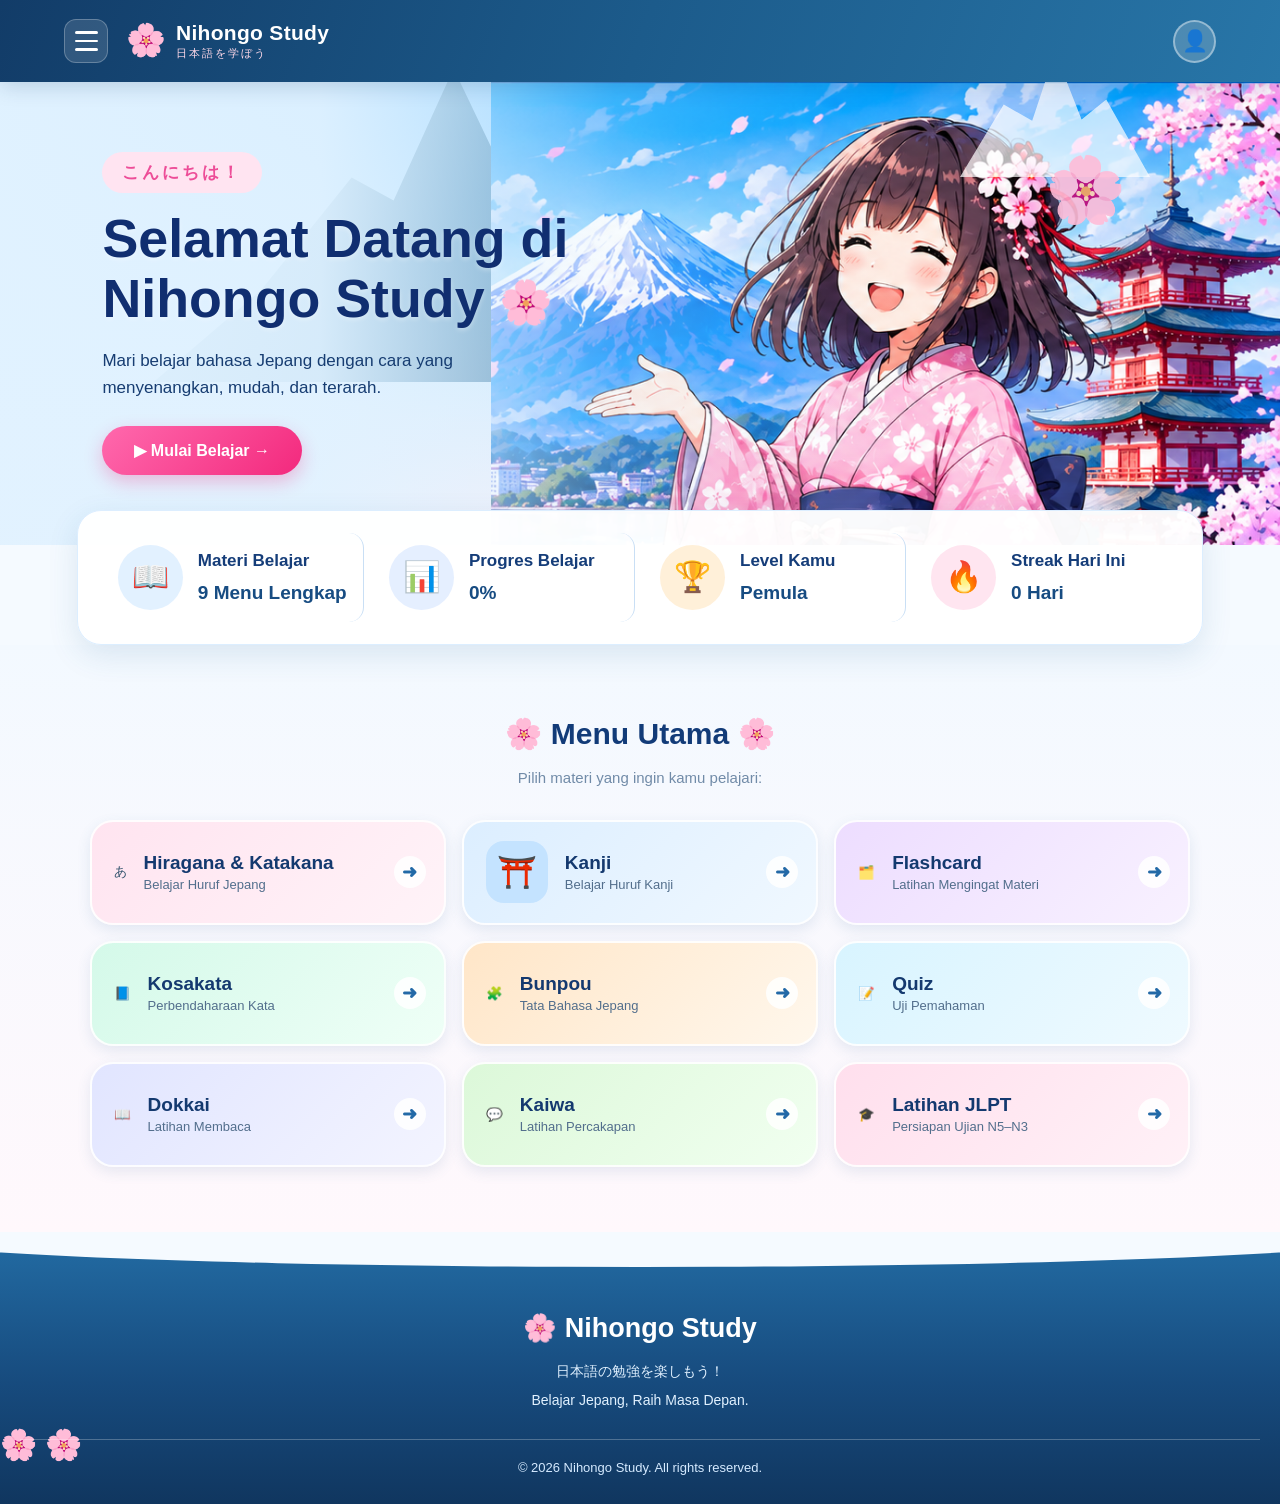
<file: index.html>
<!DOCTYPE html>
<html lang="id">
<head>
    <meta charset="UTF-8">
    <meta name="viewport" content="width=device-width, initial-scale=1.0">

    <meta name="description" content="Nihongo Study - Belajar bahasa Jepang dengan mudah, menyenangkan, dan terarah.">

    <title>Nihongo Study - Belajar Bahasa Jepang</title>

    <link rel="stylesheet" href="style.css">
</head>

<body>

    
<!-- HEADER -->
<header class="header" id="beranda">

    <!-- TOMBOL HAMBURGER -->
    <button
        class="menu-toggle"
        id="menuToggle"
        type="button"
        aria-label="Buka menu navigasi"
        aria-controls="navigasi-utama"
        aria-expanded="false"
        onclick="toggleNavigasiUtama()">

        <span></span>
        <span></span>
        <span></span>

    </button>

    <!-- LOGO -->
    <div class="logo">
        <div class="logo-icon">⛩️</div>
        <div class="logo-text">
            <h1>Nihongo Study</h1>
            <p>日本語を学ぼう</p>
        </div>
    </div>

   <!-- NAVIGASI -->
<nav id="navigasi-utama"
     aria-label="Menu navigasi"
     onclick="tutupNavigasiUtama()">

    <a href="index.html">
        ⌂ Beranda
    </a>

    <a href="hiragana-katakana.html">
        あ Hiragana & Katakana
    </a>

    <a href="kanji.html">
        漢 Kanji
    </a>

    <a href="flashcard.html">
        🗂️ Flashcard
    </a>

    <a href="kosakata.html">
        📚 Kosakata
    </a>

    <a href="bunpou.html">
        文 Bunpou
    </a>

    <a href="quiz.html">
        📝 Quiz
    </a>

    <a href="dokkai.html">
        📖 Dokkai
    </a>

    <a href="kaiwa.html">
        💬 Kaiwa
    </a>

    <a href="jlpt.html">
        🎓 Latihan JLPT
    </a>

</nav>

    <!-- PROFIL -->
    <button class="profile-button"
            type="button"
            aria-label="Profil pengguna"
            onclick="bukaProfil()">
        👤
    </button>

</header>


    <!-- PANEL PROFIL -->
    <div class="profile-overlay"
         id="profile-overlay"
         onclick="tutupProfil()">

        <div class="profile-panel"
             role="dialog"
             aria-modal="true"
             aria-labelledby="profile-title"
             onclick="event.stopPropagation()">

            <button class="profile-close"
                    type="button"
                    aria-label="Tutup profil"
                    onclick="tutupProfil()">
                ✕
            </button>

            <div class="profile-avatar">👤</div>

            <h2 id="profile-title">Pelajar Nihongo</h2>

            <p class="profile-japanese">日本語学習者</p>

            <span class="profile-level">🌸 Level Pemula</span>

            <div class="profile-stats">
                <div>
                    <h3>0%</h3>
                    <p>Progres Belajar</p>
                </div>

                <div>
                    <h3>N5</h3>
                    <p>Level JLPT</p>
                </div>
            </div>

            <div class="profile-info">
                <p>📚 Materi: 9 Menu</p>
                <p>🔥 Streak: 0 Hari</p>
            </div>

            <p class="profile-note">
                Terus semangat belajar bahasa Jepang!
            </p>

        </div>
    </div>


    <main>

        <!-- BERANDA / HERO -->
        <section class="welcome">

            <div class="hero-background"></div>

            <div class="hero-decoration">🌸</div>

            

<div class="welcome-content">

    <p class="welcome-japanese">
        こんにちは！
    </p>

    <h1>
        Selamat Datang di<br>
        Nihongo Study <span>🌸</span>
    </h1>

    <p>
        Mari belajar bahasa Jepang dengan cara
        yang menyenangkan, mudah, dan terarah.
    </p>

    <button type="button" onclick="mulaiBelajar()">
        ▶ Mulai Belajar →
    </button>

</div>

 
        </section>


        <!-- PROGRES BELAJAR -->
        <section class="progress">

            <div class="progress-card">

                <div class="stat-item">
                    <div class="stat-icon">📖</div>
                    <div>
                        <h3>Materi Belajar</h3>
                        <p>9 Menu Lengkap</p>
                    </div>
                </div>

                <div class="stat-item">
                    <div class="stat-icon">📊</div>
                    <div>
                        <h3>Progres Belajar</h3>
                        <p>0%</p>
                    </div>
                </div>

                <div class="stat-item">
                    <div class="stat-icon">🏆</div>
                    <div>
                        <h3>Level Kamu</h3>
                        <p>Pemula</p>
                    </div>
                </div>

                <div class="stat-item">
                    <div class="stat-icon">🔥</div>
                    <div>
                        <h3>Streak Hari Ini</h3>
                        <p>0 Hari</p>
                    </div>
                </div>

            </div>
        </section>


       
<!-- MENU UTAMA -->
<section class="menu" id="menu-utama">

    <div class="menu-heading">
        <h2>🌸 Menu Utama 🌸</h2>
        <p>Pilih materi yang ingin kamu pelajari:</p>
    </div>

    <div class="menu-grid">

        <!-- 1. HIRAGANA & KATAKANA -->
        <button class="menu-card" onclick="window.location.href='hiragana-katakana.html'"
            <span class="menu-icon">あ</span>
            <div>
                <h3>Hiragana & Katakana</h3>
                <p>Belajar Huruf Jepang</p>
            </div>
        </button>

        <!-- 2. KANJI -->
        <button class="menu-card" onclick="window.location.href='kanji.html'">
    <span class="menu-icon">⛩️</span>
    <div>
        <h3>Kanji</h3>
        <p>Belajar Huruf Kanji</p>
    </div>
</button>
        <!-- 3. FLASHCARD -->
        <button class="menu-card" onclick="window.location.href='flashcard.html'"
            <span class="menu-icon">🗂️</span>
            <div>
                <h3>Flashcard</h3>
                <p>Latihan Mengingat Materi</p>
            </div>
        </button>

        <!-- 4. KOSAKATA -->
        <button class="menu-card" onclick="window.location.href='kosakata.html'"
            <span class="menu-icon">📘</span>
            <div>
                <h3>Kosakata</h3>
                <p>Perbendaharaan Kata</p>
            </div>
        </button>

        <!-- 5. BUNPOU -->
        <button class="menu-card" onclick="window.location.href='bunpou.html'"
            <span class="menu-icon">🧩</span>
            <div>
                <h3>Bunpou</h3>
                <p>Tata Bahasa Jepang</p>
            </div>
        </button>

        <!-- 6. QUIZ -->
        <button class="menu-card" onclick="window.location.href='quiz.html'"
            <span class="menu-icon">📝</span>
            <div>
                <h3>Quiz</h3>
                <p>Uji Pemahaman</p>
            </div>
        </button>

        <!-- 7. DOKKAI -->
        <button class="menu-card" onclick="window.location.href='dokkai.html'"
            <span class="menu-icon">📖</span>
            <div>
                <h3>Dokkai</h3>
                <p>Latihan Membaca</p>
            </div>
        </button>

        <!-- 8. KAIWA -->
        <button class="menu-card" onclick="window.location.href='kaiwa.html'"
            <span class="menu-icon">💬</span>
            <div>
                <h3>Kaiwa</h3>
                <p>Latihan Percakapan</p>
            </div>
        </button>

        <!-- 9. LATIHAN JLPT -->
        <button class="menu-card" onclick="window.location.href='jlpt.html'"
            <span class="menu-icon">🎓</span>
            <div>
                <h3>Latihan JLPT</h3>
                <p>Persiapan Ujian N5–N3</p>
            </div>
        </button>

    </div>
</section>
 


       
<!-- HALAMAN KANJI -->
<section class="content-section halaman-kanji" id="halaman-kanji">

    <div class="kanji-header">
        <p class="kanji-subtitle">🌸 NIHONGO STUDY</p>
        <h2>漢字 - Daftar Kanji</h2>
        <p>Pelajari Kanji secara bertahap dan menyenangkan.</p>
    </div>

    <!-- PILIH LEVEL -->
    <div class="kanji-level level-container">
        <h3>Pilih Level JLPT</h3>
        <div class="kanji-level-buttons level-menu">
            <button class="active" onclick="tampilkanKanji('N5')">N5</button>
            <button onclick="tampilkanKanji('N4')">N4</button>
            <button onclick="tampilkanKanji('N3')">N3</button>
        </div>
    </div>

    <!-- PENCARIAN -->
    <div class="kanji-search">
        <span>🔍</span>
        <input
            type="text"
            id="cari-kanji"
            placeholder="Cari Kanji atau artinya..."
        >
    </div>

    <!-- JUMLAH KANJI -->
    <div class="kanji-list-heading">
        <div>
            <h3>Daftar Kanji N5</h3>
            <p>Pilih salah satu Kanji untuk melihat detail.</p>
        </div>
        <span class="kanji-total">100 Kanji</span>
    </div>

    <!-- GRID KANJI -->
    <div class="kanji-grid" id="materi-kanji">

        <!-- Contoh sementara, nanti diganti dengan data dari PDF -->
        <button class="kanji-item" onclick="pilihKanji('日')">日</button>
        <button class="kanji-item" onclick="pilihKanji('月')">月</button>
        <button class="kanji-item" onclick="pilihKanji('火')">火</button>
        <button class="kanji-item" onclick="pilihKanji('水')">水</button>
        <button class="kanji-item" onclick="pilihKanji('木')">木</button>
        <button class="kanji-item" onclick="pilihKanji('金')">金</button>
        <button class="kanji-item" onclick="pilihKanji('土')">土</button>
        <button class="kanji-item" onclick="pilihKanji('人')">人</button>
        <button class="kanji-item" onclick="pilihKanji('山')">山</button>
        <button class="kanji-item" onclick="pilihKanji('川')">川</button>

    </div>

    <!-- DETAIL KANJI -->
    <div class="kanji-detail" id="detail-kanji" hidden>

        <button class="kanji-back" onclick="tutupDetailKanji()">
            ← Kembali ke daftar
        </button>

        <div class="kanji-detail-main">
            <div class="kanji-detail-character" id="detail-karakter">
                日
            </div>

            <div>
                <p class="kanji-detail-label">DETAIL KANJI</p>
                <h3 id="detail-judul">Informasi Kanji</h3>
                <p id="detail-level">JLPT N5</p>
            </div>
        </div>

        <div class="kanji-info-grid">

            <div class="kanji-info-card">
                <span>📖</span>
                <h4>Arti</h4>
                <p id="detail-arti">-</p>
            </div>

            <div class="kanji-info-card">
                <span>音</span>
                <h4>Onyomi</h4>
                <p id="detail-onyomi">-</p>
            </div>

            <div class="kanji-info-card">
                <span>訓</span>
                <h4>Kunyomi</h4>
                <p id="detail-kunyomi">-</p>
            </div>

            <div class="kanji-info-card">
                <span>🔤</span>
                <h4>Romaji</h4>
                <p id="detail-romaji">-</p>
            </div>

        </div>

        <div class="kanji-example-section">
            <h3>📚 Contoh Kosakata</h3>
            <div id="detail-kosakata"></div>
        </div>


        <div class="kanji-example-section">
            <h3>✍️ Urutan Penulisan</h3>
            <div id="detail-animasi">
                Animasi penulisan Kanji akan ditampilkan di sini.
            </div>
        </div>

    </div>

</section>


      
<!-- HALAMAN KOSAKATA -->
<section class="content-section" id="halaman-kosakata">

    <h2>📚 Belajar Kosakata</h2>
    <p>Pelajari kosakata bahasa Jepang berdasarkan level JLPT.</p>

    <div class="level-container">
        <h3>Pilih Level JLPT</h3>
        <div class="level-menu">
            <button type="button" onclick="pilihLevelKosakata('N5')">N5</button>
            <button type="button" onclick="pilihLevelKosakata('N4')">N4</button>
            <button type="button" onclick="pilihLevelKosakata('N3')">N3</button>
        </div>
    </div>

    <div id="materi-kosakata"></div>

</section>



        <!-- HALAMAN BUNPOU -->
        <section class="content-section" id="halaman-bunpou">

            <h2>文法 - Belajar Bunpou</h2>
            <p>Pelajari pola tata bahasa Jepang secara bertahap.</p>

            <div class="level-container">
                <h3>Pilih Level JLPT</h3>
                <div class="level-menu">
                    <button type="button" onclick="pilihLevelBunpou('N5')">N5</button>
                    <button type="button" onclick="pilihLevelBunpou('N4')">N4</button>
                    <button type="button" onclick="pilihLevelBunpou('N3')">N3</button>
                </div>
            </div>

            <div id="materi-bunpou"></div>
        </section>


        <!-- HALAMAN KAIWA -->
        <section class="content-section" id="halaman-kaiwa">

            <h2>💬 Belajar Kaiwa</h2>
            <p>Latihan percakapan bahasa Jepang dalam kehidupan sehari-hari.</p>

            <div class="level-container">
                <h3>Pilih Level JLPT</h3>
                <div class="level-menu">
                    <button type="button" onclick="pilihLevelKaiwa('N5')">N5</button>
                    <button type="button" onclick="pilihLevelKaiwa('N4')">N4</button>
                    <button type="button" onclick="pilihLevelKaiwa('N3')">N3</button>
                </div>
            </div>

            <div id="materi-kaiwa"></div>
        </section>


        <!-- HALAMAN LISTENING -->
        <section class="content-section" id="halaman-listening">

            <h2>🎧 Listening</h2>
            <p>Latih kemampuan mendengarkan bahasa Jepang.</p>

            <div class="level-container">
                <div class="level-menu">
                    <button type="button">N5</button>
                    <button type="button">N4</button>
                    <button type="button">N3</button>
                </div>
            </div>

            <div id="materi-listening"></div>
        </section>


        <!-- HALAMAN QUIZ -->
        <section class="content-section" id="halaman-quiz">

            <h2>📝 Quiz Bahasa Jepang</h2>
            <p>Uji pemahaman Kanji, kosakata, dan tata bahasa.</p>

            <div class="level-container">
                <h3>Pilih Level JLPT</h3>
                <div class="level-menu">
                    <button type="button" onclick="pilihLevelQuiz('N5')">N5</button>
                    <button type="button" onclick="pilihLevelQuiz('N4')">N4</button>
                    <button type="button" onclick="pilihLevelQuiz('N3')">N3</button>
                </div>
            </div>

            <div id="materi-quiz"></div>
        </section>


        
<!-- HALAMAN FLASH CARD -->
<section class="content-section" id="halaman-flashcard">

    <h2>🗂️ Flash Card Kanji</h2>
    <p>Ketuk Kanji untuk melihat furigana dan artinya.</p>

    <!-- PILIH LEVEL -->
    <div class="level-container">
        <h3>Pilih Level JLPT</h3>
        <div class="level-menu">
            <button type="button" onclick="pilihLevelFlashcard('N5')">N5</button>
            <button type="button" onclick="pilihLevelFlashcard('N4')">N4</button>
            <button type="button" onclick="pilihLevelFlashcard('N3')">N3</button>
        </div>
    </div>

    <!-- FILTER HAFALAN -->
    <div class="filter-flashcard">
        <button onclick="filterFlashcard('semua')">Semua</button>
        <button onclick="filterFlashcard('hafal')">Sudah Hafal</button>
        <button onclick="filterFlashcard('belum')">Belum Hafal</button>
    </div>

    <!-- PROGRES -->
    <div id="progres-flashcard">
        Progres hafalan: 0 Kanji
    </div>

    <!-- KARTU KANJI -->
    <div id="materi-flashcard"></div>

</section>

        <!-- HALAMAN DOKKAI -->
        <section class="content-section" id="halaman-dokkai">

            <h2>読解 - Latihan Membaca</h2>
            <p>Berlatih membaca teks dan percakapan bahasa Jepang.</p>

            <div class="level-container">
                <h3>Pilih Level JLPT</h3>
                <div class="level-menu">
                    <button type="button" onclick="pilihLevelDokkai('N5')">N5</button>
                    <button type="button" onclick="pilihLevelDokkai('N4')">N4</button>
                    <button type="button" onclick="pilihLevelDokkai('N3')">N3</button>
                </div>
            </div>

            <div id="materi-dokkai"></div>
        </section>


        <!-- HALAMAN JLPT -->
        <section class="content-section" id="halaman-jlpt">

            <h2>🎓 Latihan JLPT</h2>
            <p>
                Persiapkan kemampuan bahasa Jepang
                melalui latihan soal JLPT.
            </p>

            <div class="level-container">
                <h3>Pilih Level Ujian</h3>
                <div class="level-menu">
                    <button type="button" onclick="tampilkanJLPT('N5')">N5</button>
                    <button type="button" onclick="tampilkanJLPT('N4')">N4</button>
                    <button type="button" onclick="tampilkanJLPT('N3')">N3</button>
                </div>
            </div>

            <h3>Jenis Latihan</h3>

            <div class="jlpt-types">

                <div class="kanji-card">
                    <h3>文字・語彙</h3>
                    <p>Moji Goi - Huruf dan Kosakata</p>
                </div>

                <div class="kanji-card">
                    <h3>文法</h3>
                    <p>Bunpou - Tata Bahasa</p>
                </div>

                <div class="kanji-card">
                    <h3>読解</h3>
                    <p>Dokkai - Membaca</p>
                </div>

                <div class="kanji-card">
                    <h3>聴解</h3>
                    <p>Choukai - Mendengarkan</p>
                </div>

                <div class="kanji-card">
                    <h3>模擬試験</h3>
                    <p>Mogi Shiken - Simulasi Ujian</p>
                </div>

            </div>

            <div id="materi-jlpt"></div>
        </section>

    </main>


    <!-- FOOTER -->
    <footer class="footer">

        <div class="footer-content">
            <h3>🌸 Nihongo Study</h3>
            <p>日本語の勉強を楽しもう！</p>
            <p>Belajar Jepang, Raih Masa Depan.</p>
        </div>

        <p class="copyright">
            © 2026 Nihongo Study. All rights reserved.
        </p>

    </footer>


    <!-- JAVASCRIPT -->
    <script src="script.js"></script>

</body>
</html>
</file>
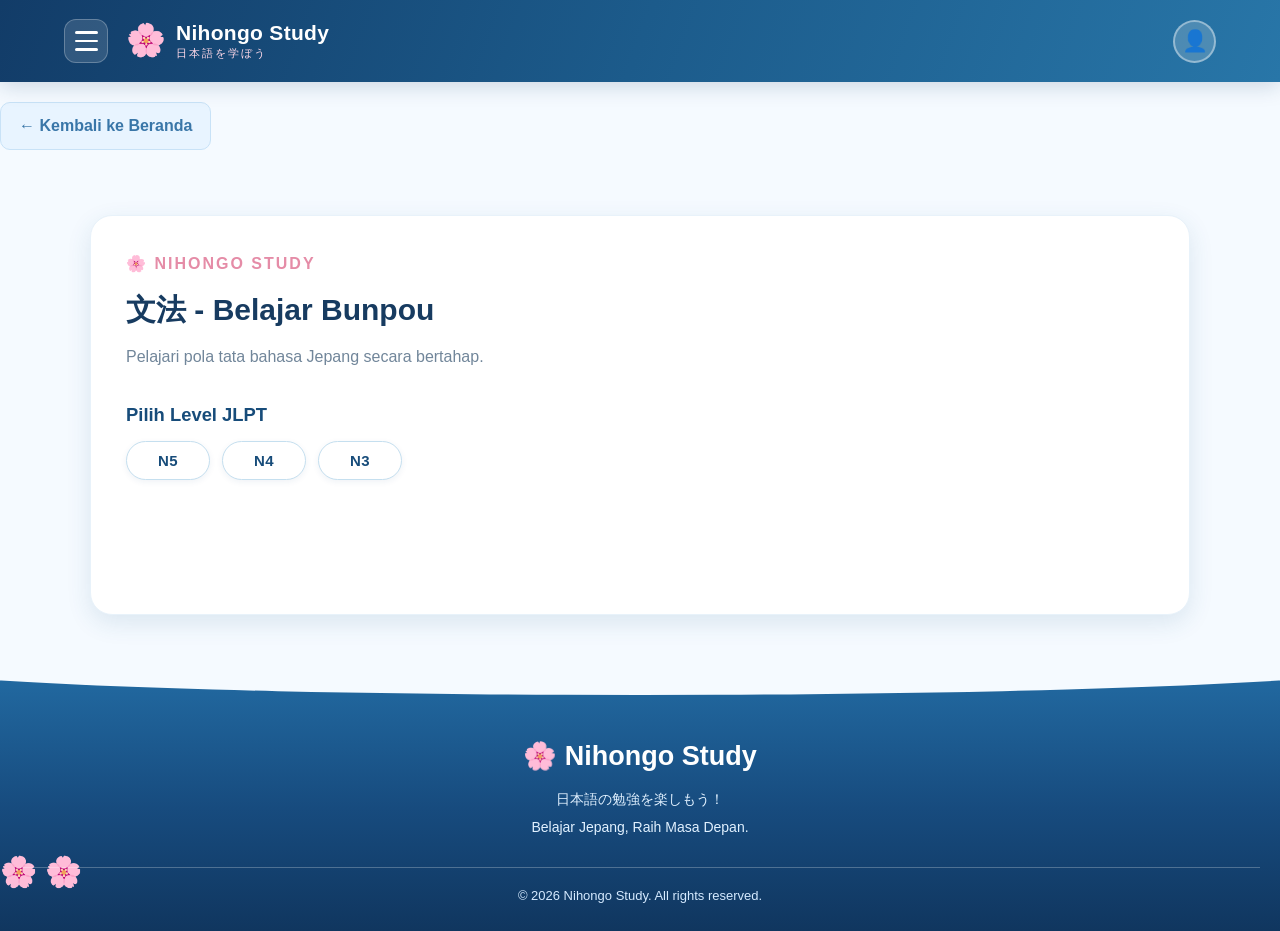
<file: bunpou.html>
<!DOCTYPE html>
<html lang="id">
<head>
    <meta charset="UTF-8">
    <meta name="viewport" content="width=device-width, initial-scale=1.0">

    <meta name="description" content="Nihongo Study - Belajar bahasa Jepang dengan mudah, menyenangkan, dan terarah.">

    <title>Nihongo Study - Belajar Bahasa Jepang</title>

    <link rel="stylesheet" href="style.css">
</head>

<body>

    
<!-- HEADER -->
<header class="header" id="beranda">

    <!-- TOMBOL HAMBURGER -->
    <button
        class="menu-toggle"
        id="menuToggle"
        type="button"
        aria-label="Buka menu navigasi"
        aria-controls="navigasi-utama"
        aria-expanded="false"
        onclick="toggleNavigasiUtama()">

        <span></span>
        <span></span>
        <span></span>

    </button>

    <!-- LOGO -->
    <div class="logo">
        <div class="logo-icon">⛩️</div>
        <div class="logo-text">
            <h1>Nihongo Study</h1>
            <p>日本語を学ぼう</p>
        </div>
    </div>

    <!-- NAVIGASI -->
<nav id="navigasi-utama"
     aria-label="Menu navigasi"
     onclick="tutupNavigasiUtama()">

    <a href="index.html">
        ⌂ Beranda
    </a>

    <a href="hiragana-katakana.html">
        あ Hiragana & Katakana
    </a>

    <a href="kanji.html">
        漢 Kanji
    </a>

    <a href="flashcard.html">
        🗂️ Flashcard
    </a>

    <a href="kosakata.html">
        📚 Kosakata
    </a>

    <a href="bunpou.html">
        文 Bunpou
    </a>

    <a href="quiz.html">
        📝 Quiz
    </a>

    <a href="dokkai.html">
        📖 Dokkai
    </a>

    <a href="kaiwa.html">
        💬 Kaiwa
    </a>

    <a href="jlpt.html">
        🎓 Latihan JLPT
    </a>

</nav>
    <!-- PROFIL -->
    <button class="profile-button"
            type="button"
            aria-label="Profil pengguna"
            onclick="bukaProfil()">
        👤
    </button>

</header>


    <!-- PANEL PROFIL -->
    <div class="profile-overlay"
         id="profile-overlay"
         onclick="tutupProfil()">

        <div class="profile-panel"
             role="dialog"
             aria-modal="true"
             aria-labelledby="profile-title"
             onclick="event.stopPropagation()">

            <button class="profile-close"
                    type="button"
                    aria-label="Tutup profil"
                    onclick="tutupProfil()">
                ✕
            </button>

            <div class="profile-avatar">👤</div>

            <h2 id="profile-title">Pelajar Nihongo</h2>

            <p class="profile-japanese">日本語学習者</p>

            <span class="profile-level">🌸 Level Pemula</span>

            <div class="profile-stats">
                <div>
                    <h3>0%</h3>
                    <p>Progres Belajar</p>
                </div>

                <div>
                    <h3>N5</h3>
                    <p>Level JLPT</p>
                </div>
            </div>

            <div class="profile-info">
                <p>📚 Materi: 9 Menu</p>
                <p>🔥 Streak: 0 Hari</p>
            </div>

            <p class="profile-note">
                Terus semangat belajar bahasa Jepang!
            </p>

        </div>
    </div>


    
<main>

    <!-- TOMBOL KEMBALI -->
    <a href="index.html" class="tombol-kembali-beranda">
        ← Kembali ke Beranda
    </a>

    <!-- HALAMAN BUNPOU -->
    <section class="content-section aktif" id="halaman-bunpou">

        <div class="kanji-header">
            <p class="kanji-subtitle">🌸 NIHONGO STUDY</p>

            <h2>文法 - Belajar Bunpou</h2>

            <p>
                Pelajari pola tata bahasa Jepang secara bertahap.
            </p>
        </div>

        <!-- PILIH LEVEL JLPT -->
        <div class="level-container">
            <h3>Pilih Level JLPT</h3>

            <div class="level-menu">
                <button type="button"
                    onclick="pilihLevelBunpou('N5')">
                    N5
                </button>

                <button type="button"
                    onclick="pilihLevelBunpou('N4')">
                    N4
                </button>

                <button type="button"
                    onclick="pilihLevelBunpou('N3')">
                    N3
                </button>
            </div>
        </div>

        <!-- TEMPAT MATERI BUNPOU -->
        <div id="materi-bunpou" hidden></div>

    </section>

</main>


    <!-- FOOTER -->
    <footer class="footer">

        <div class="footer-content">
            <h3>🌸 Nihongo Study</h3>
            <p>日本語の勉強を楽しもう！</p>
            <p>Belajar Jepang, Raih Masa Depan.</p>
        </div>

        <p class="copyright">
            © 2026 Nihongo Study. All rights reserved.
        </p>

    </footer>


    <!-- JAVASCRIPT -->
    <script src="script.js"></script>

</body>
</html>
</file>
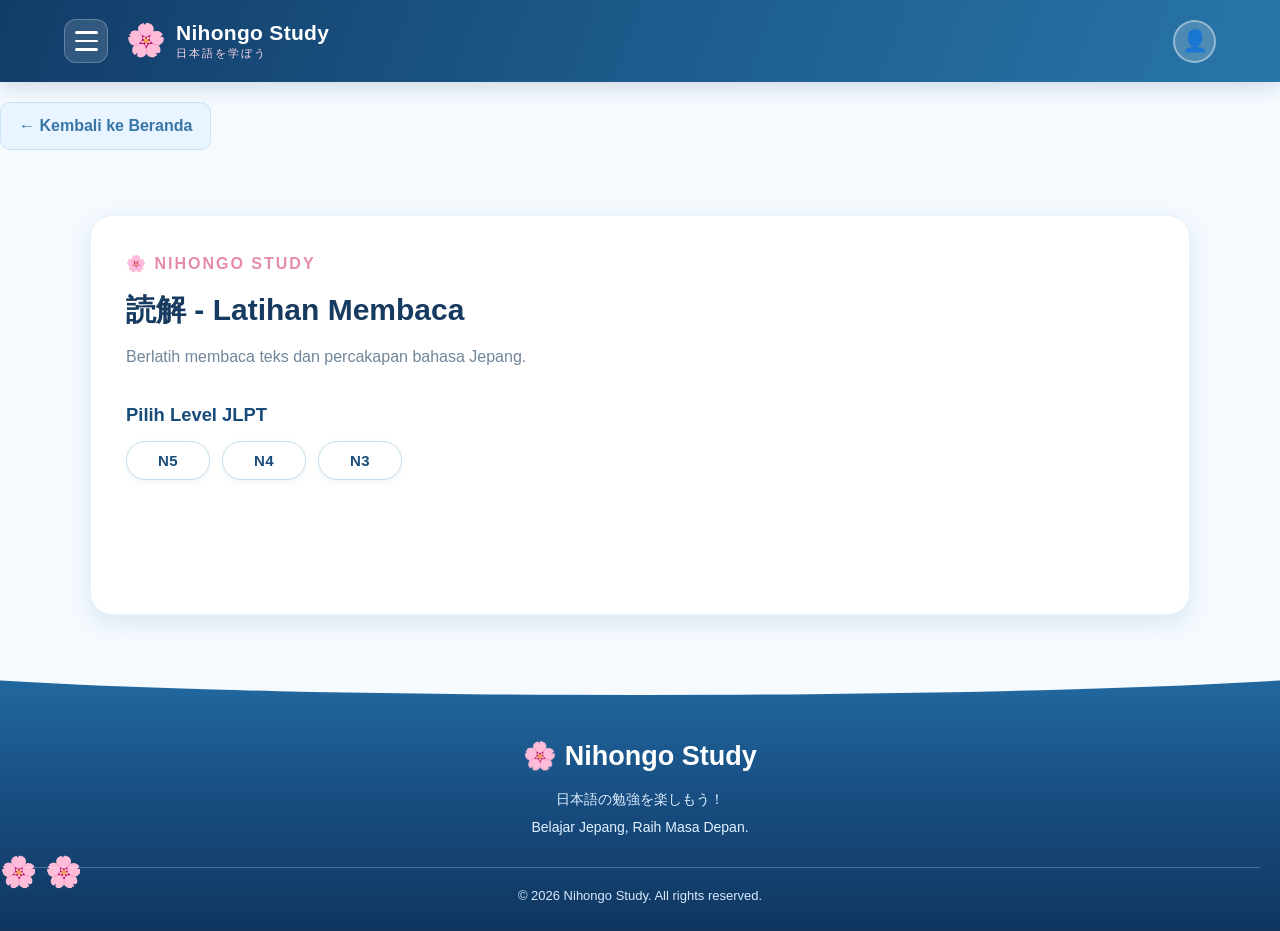
<file: dokkai.html>
<!DOCTYPE html>
<html lang="id">
<head>
    <meta charset="UTF-8">
    <meta name="viewport" content="width=device-width, initial-scale=1.0">

    <meta name="description" content="Nihongo Study - Belajar bahasa Jepang dengan mudah, menyenangkan, dan terarah.">

    <title>Nihongo Study - Belajar Bahasa Jepang</title>

    <link rel="stylesheet" href="style.css">
</head>

<body>

    
<!-- HEADER -->
<header class="header" id="beranda">

    <!-- TOMBOL HAMBURGER -->
    <button
        class="menu-toggle"
        id="menuToggle"
        type="button"
        aria-label="Buka menu navigasi"
        aria-controls="navigasi-utama"
        aria-expanded="false"
        onclick="toggleNavigasiUtama()">

        <span></span>
        <span></span>
        <span></span>

    </button>

    <!-- LOGO -->
    <div class="logo">
        <div class="logo-icon">⛩️</div>
        <div class="logo-text">
            <h1>Nihongo Study</h1>
            <p>日本語を学ぼう</p>
        </div>
    </div>
<!-- NAVIGASI -->
<nav id="navigasi-utama"
     aria-label="Menu navigasi"
     onclick="tutupNavigasiUtama()">

    <a href="index.html">
        ⌂ Beranda
    </a>

    <a href="hiragana-katakana.html">
        あ Hiragana & Katakana
    </a>

    <a href="kanji.html">
        漢 Kanji
    </a>

    <a href="flashcard.html">
        🗂️ Flashcard
    </a>

    <a href="kosakata.html">
        📚 Kosakata
    </a>

    <a href="bunpou.html">
        文 Bunpou
    </a>

    <a href="quiz.html">
        📝 Quiz
    </a>

    <a href="dokkai.html">
        📖 Dokkai
    </a>

    <a href="kaiwa.html">
        💬 Kaiwa
    </a>

    <a href="jlpt.html">
        🎓 Latihan JLPT
    </a>

</nav>
    <!-- PROFIL -->
    <button class="profile-button"
            type="button"
            aria-label="Profil pengguna"
            onclick="bukaProfil()">
        👤
    </button>

</header>


    <!-- PANEL PROFIL -->
    <div class="profile-overlay"
         id="profile-overlay"
         onclick="tutupProfil()">

        <div class="profile-panel"
             role="dialog"
             aria-modal="true"
             aria-labelledby="profile-title"
             onclick="event.stopPropagation()">

            <button class="profile-close"
                    type="button"
                    aria-label="Tutup profil"
                    onclick="tutupProfil()">
                ✕
            </button>

            <div class="profile-avatar">👤</div>

            <h2 id="profile-title">Pelajar Nihongo</h2>

            <p class="profile-japanese">日本語学習者</p>

            <span class="profile-level">🌸 Level Pemula</span>

            <div class="profile-stats">
                <div>
                    <h3>0%</h3>
                    <p>Progres Belajar</p>
                </div>

                <div>
                    <h3>N5</h3>
                    <p>Level JLPT</p>
                </div>
            </div>

            <div class="profile-info">
                <p>📚 Materi: 9 Menu</p>
                <p>🔥 Streak: 0 Hari</p>
            </div>

            <p class="profile-note">
                Terus semangat belajar bahasa Jepang!
            </p>

        </div>
    </div>


    
<main>

    <!-- TOMBOL KEMBALI KE BERANDA -->
    <a href="index.html" class="tombol-kembali-beranda">
        ← Kembali ke Beranda
    </a>

    <!-- HALAMAN DOKKAI -->
    <section class="content-section aktif" id="halaman-dokkai">

        <!-- HEADER DOKKAI -->
        <div class="kanji-header">
            <p class="kanji-subtitle">🌸 NIHONGO STUDY</p>

            <h2>読解 - Latihan Membaca</h2>

            <p>
                Berlatih membaca teks dan percakapan bahasa Jepang.
            </p>
        </div>

        <!-- PILIH LEVEL JLPT -->
        <div class="level-container">
            <h3>Pilih Level JLPT</h3>

            <div class="level-menu">
                <button type="button"
                    onclick="pilihLevelDokkai('N5')">
                    N5
                </button>

                <button type="button"
                    onclick="pilihLevelDokkai('N4')">
                    N4
                </button>

                <button type="button"
                    onclick="pilihLevelDokkai('N3')">
                    N3
                </button>
            </div>
        </div>

        <!-- TEMPAT MATERI DOKKAI -->
        <div id="materi-dokkai" hidden></div>

    </section>

</main>



    <!-- FOOTER -->
    <footer class="footer">

        <div class="footer-content">
            <h3>🌸 Nihongo Study</h3>
            <p>日本語の勉強を楽しもう！</p>
            <p>Belajar Jepang, Raih Masa Depan.</p>
        </div>

        <p class="copyright">
            © 2026 Nihongo Study. All rights reserved.
        </p>

    </footer>


    <!-- JAVASCRIPT -->
    <script src="script.js"></script>

</body>
</html>
</file>
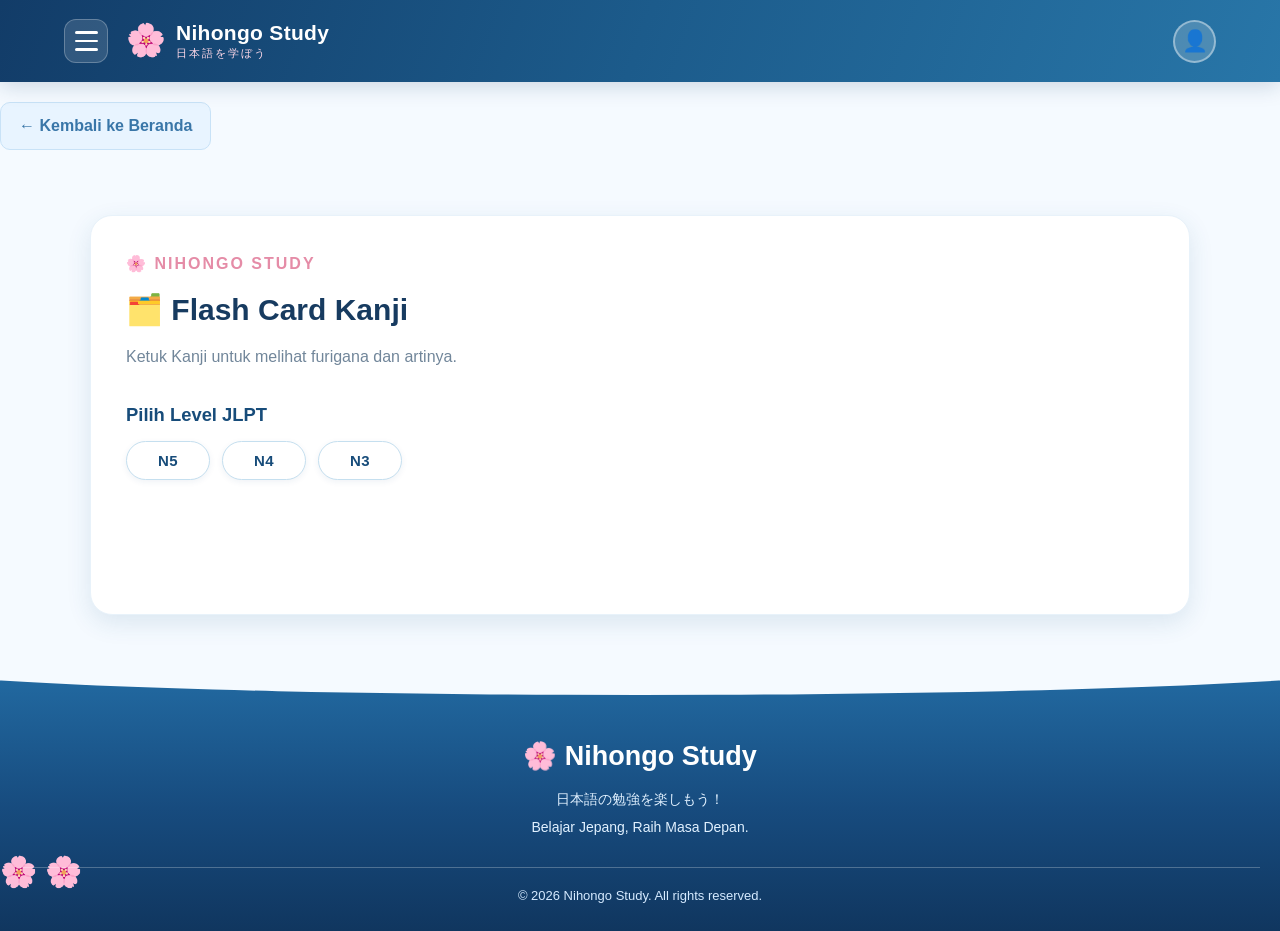
<file: flashcard.html>
<!DOCTYPE html>
<html lang="id">
<head>
    <meta charset="UTF-8">
    <meta name="viewport" content="width=device-width, initial-scale=1.0">

    <meta name="description" content="Nihongo Study - Belajar bahasa Jepang dengan mudah, menyenangkan, dan terarah.">

    <title>Nihongo Study - Belajar Bahasa Jepang</title>

    <link rel="stylesheet" href="style.css">
</head>

<body>

    
<!-- HEADER -->
<header class="header" id="beranda">

    <!-- TOMBOL HAMBURGER -->
    <button
        class="menu-toggle"
        id="menuToggle"
        type="button"
        aria-label="Buka menu navigasi"
        aria-controls="navigasi-utama"
        aria-expanded="false"
        onclick="toggleNavigasiUtama()">

        <span></span>
        <span></span>
        <span></span>

    </button>

    <!-- LOGO -->
    <div class="logo">
        <div class="logo-icon">⛩️</div>
        <div class="logo-text">
            <h1>Nihongo Study</h1>
            <p>日本語を学ぼう</p>
        </div>
    </div>

    <!-- NAVIGASI -->
<nav id="navigasi-utama"
     aria-label="Menu navigasi"
     onclick="tutupNavigasiUtama()">

    <a href="index.html">
        ⌂ Beranda
    </a>

    <a href="hiragana-katakana.html">
        あ Hiragana & Katakana
    </a>

    <a href="kanji.html">
        漢 Kanji
    </a>

    <a href="flashcard.html">
        🗂️ Flashcard
    </a>

    <a href="kosakata.html">
        📚 Kosakata
    </a>

    <a href="bunpou.html">
        文 Bunpou
    </a>

    <a href="quiz.html">
        📝 Quiz
    </a>

    <a href="dokkai.html">
        📖 Dokkai
    </a>

    <a href="kaiwa.html">
        💬 Kaiwa
    </a>

    <a href="jlpt.html">
        🎓 Latihan JLPT
    </a>

</nav>

    <!-- PROFIL -->
    <button class="profile-button"
            type="button"
            aria-label="Profil pengguna"
            onclick="bukaProfil()">
        👤
    </button>

</header>


    <!-- PANEL PROFIL -->
    <div class="profile-overlay"
         id="profile-overlay"
         onclick="tutupProfil()">

        <div class="profile-panel"
             role="dialog"
             aria-modal="true"
             aria-labelledby="profile-title"
             onclick="event.stopPropagation()">

            <button class="profile-close"
                    type="button"
                    aria-label="Tutup profil"
                    onclick="tutupProfil()">
                ✕
            </button>

            <div class="profile-avatar">👤</div>

            <h2 id="profile-title">Pelajar Nihongo</h2>

            <p class="profile-japanese">日本語学習者</p>

            <span class="profile-level">🌸 Level Pemula</span>

            <div class="profile-stats">
                <div>
                    <h3>0%</h3>
                    <p>Progres Belajar</p>
                </div>

                <div>
                    <h3>N5</h3>
                    <p>Level JLPT</p>
                </div>
            </div>

            <div class="profile-info">
                <p>📚 Materi: 9 Menu</p>
                <p>🔥 Streak: 0 Hari</p>
            </div>

            <p class="profile-note">
                Terus semangat belajar bahasa Jepang!
            </p>

        </div>
    </div>


    
<main>

    <!-- TOMBOL KEMBALI KE BERANDA -->
    <a href="index.html" class="tombol-kembali-beranda">
        ← Kembali ke Beranda
    </a>

    <!-- HALAMAN FLASHCARD -->
    <section class="content-section aktif" id="halaman-flashcard">

        <div class="kanji-header">
            <p class="kanji-subtitle">🌸 NIHONGO STUDY</p>
            <h2>🗂️ Flash Card Kanji</h2>
            <p>Ketuk Kanji untuk melihat furigana dan artinya.</p>
        </div>

        <!-- PILIH LEVEL -->
        <div class="level-container">
            <h3>Pilih Level JLPT</h3>

            <div class="level-menu">
                <button type="button"
                    onclick="pilihLevelFlashcard('N5')">
                    N5
                </button>

                <button type="button"
                    onclick="pilihLevelFlashcard('N4')">
                    N4
                </button>

                <button type="button"
                    onclick="pilihLevelFlashcard('N3')">
                    N3
                </button>
            </div>
        </div>

        <!-- FILTER HAFALAN -->
        <div class="filter-flashcard" hidden>

            <button type="button"
                onclick="filterFlashcard('semua')">
                Semua
            </button>

            <button type="button"
                onclick="filterFlashcard('hafal')">
                Sudah Hafal
            </button>

            <button type="button"
                onclick="filterFlashcard('belum')">
                Belum Hafal
            </button>

        </div>

        <!-- PROGRES -->
        <div id="progres-flashcard" hidden>
            Progres hafalan: 0 Kanji
        </div>

        <!-- TEMPAT KARTU FLASHCARD -->
        <div id="materi-flashcard" hidden></div>

    </section>

</main>



    <!-- FOOTER -->
    <footer class="footer">

        <div class="footer-content">
            <h3>🌸 Nihongo Study</h3>
            <p>日本語の勉強を楽しもう！</p>
            <p>Belajar Jepang, Raih Masa Depan.</p>
        </div>

        <p class="copyright">
            © 2026 Nihongo Study. All rights reserved.
        </p>

    </footer>


    <!-- JAVASCRIPT -->
    <script src="script.js"></script>

</body>
</html>
</file>
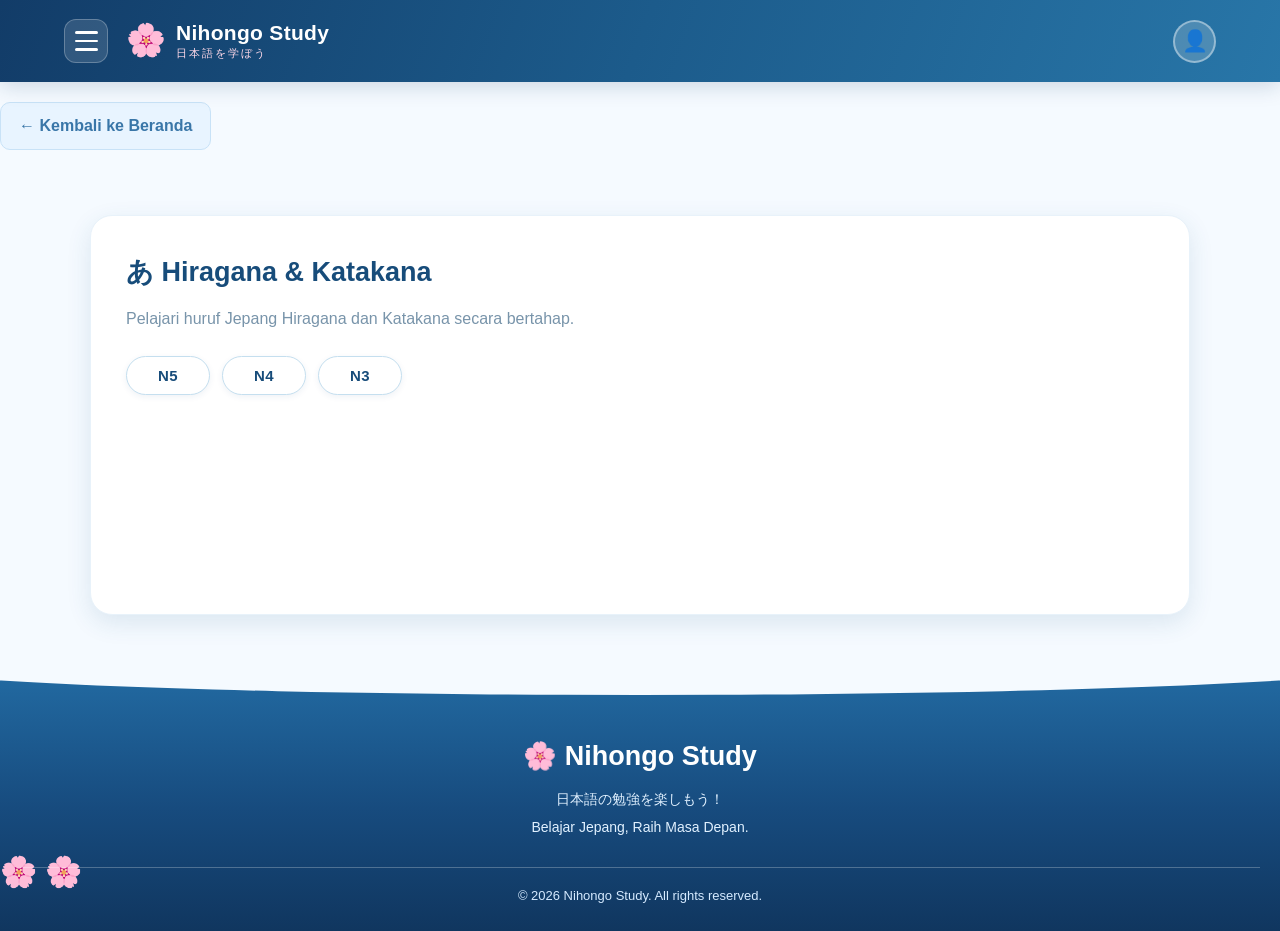
<file: hiragana-katakana.html>
<!DOCTYPE html>
<html lang="id">
<head>
    <meta charset="UTF-8">
    <meta name="viewport" content="width=device-width, initial-scale=1.0">

    <meta name="description" content="Nihongo Study - Belajar bahasa Jepang dengan mudah, menyenangkan, dan terarah.">

    <title>Nihongo Study - Belajar Bahasa Jepang</title>

    <link rel="stylesheet" href="style.css">
</head>

<body>

    
<!-- HEADER -->
<header class="header" id="beranda">

    <!-- TOMBOL HAMBURGER -->
    <button
        class="menu-toggle"
        id="menuToggle"
        type="button"
        aria-label="Buka menu navigasi"
        aria-controls="navigasi-utama"
        aria-expanded="false"
        onclick="toggleNavigasiUtama()">

        <span></span>
        <span></span>
        <span></span>

    </button>

    <!-- LOGO -->
    <div class="logo">
        <div class="logo-icon">⛩️</div>
        <div class="logo-text">
            <h1>Nihongo Study</h1>
            <p>日本語を学ぼう</p>
        </div>
    </div>

    <!-- NAVIGASI -->
<nav id="navigasi-utama"
     aria-label="Menu navigasi"
     onclick="tutupNavigasiUtama()">

    <a href="index.html">
        ⌂ Beranda
    </a>

    <a href="hiragana-katakana.html">
        あ Hiragana & Katakana
    </a>

    <a href="kanji.html">
        漢 Kanji
    </a>

    <a href="flashcard.html">
        🗂️ Flashcard
    </a>

    <a href="kosakata.html">
        📚 Kosakata
    </a>

    <a href="bunpou.html">
        文 Bunpou
    </a>

    <a href="quiz.html">
        📝 Quiz
    </a>

    <a href="dokkai.html">
        📖 Dokkai
    </a>

    <a href="kaiwa.html">
        💬 Kaiwa
    </a>

    <a href="jlpt.html">
        🎓 Latihan JLPT
    </a>

</nav>
    <!-- PROFIL -->
    <button class="profile-button"
            type="button"
            aria-label="Profil pengguna"
            onclick="bukaProfil()">
        👤
    </button>

</header>


    <!-- PANEL PROFIL -->
    <div class="profile-overlay"
         id="profile-overlay"
         onclick="tutupProfil()">

        <div class="profile-panel"
             role="dialog"
             aria-modal="true"
             aria-labelledby="profile-title"
             onclick="event.stopPropagation()">

            <button class="profile-close"
                    type="button"
                    aria-label="Tutup profil"
                    onclick="tutupProfil()">
                ✕
            </button>

            <div class="profile-avatar">👤</div>

            <h2 id="profile-title">Pelajar Nihongo</h2>

            <p class="profile-japanese">日本語学習者</p>

            <span class="profile-level">🌸 Level Pemula</span>

            <div class="profile-stats">
                <div>
                    <h3>0%</h3>
                    <p>Progres Belajar</p>
                </div>

                <div>
                    <h3>N5</h3>
                    <p>Level JLPT</p>
                </div>
            </div>

            <div class="profile-info">
                <p>📚 Materi: 9 Menu</p>
                <p>🔥 Streak: 0 Hari</p>
            </div>

            <p class="profile-note">
                Terus semangat belajar bahasa Jepang!
            </p>

        </div>
    </div>


    <main>

    <a href="index.html" class="tombol-kembali-beranda">
        ← Kembali ke Beranda
    </a>

    <!-- HALAMAN HIRAGANA & KATAKANA -->
    <section class="content-section aktif" id="halaman-listening">

        <h2>あ Hiragana & Katakana</h2>

        <p>
            Pelajari huruf Jepang Hiragana dan Katakana secara bertahap.
        </p>

        <div class="level-container">
            <div class="level-menu">
                <button type="button">N5</button>
                <button type="button">N4</button>
                <button type="button">N3</button>
            </div>
        </div>

        <div id="materi-listening"></div>

    </section>

    </main>


    <!-- FOOTER -->
    <footer class="footer">

        <div class="footer-content">
            <h3>🌸 Nihongo Study</h3>
            <p>日本語の勉強を楽しもう！</p>
            <p>Belajar Jepang, Raih Masa Depan.</p>
        </div>

        <p class="copyright">
            © 2026 Nihongo Study. All rights reserved.
        </p>

    </footer>


    <!-- JAVASCRIPT -->
    <script src="script.js"></script>

</body>
</html>
</file>
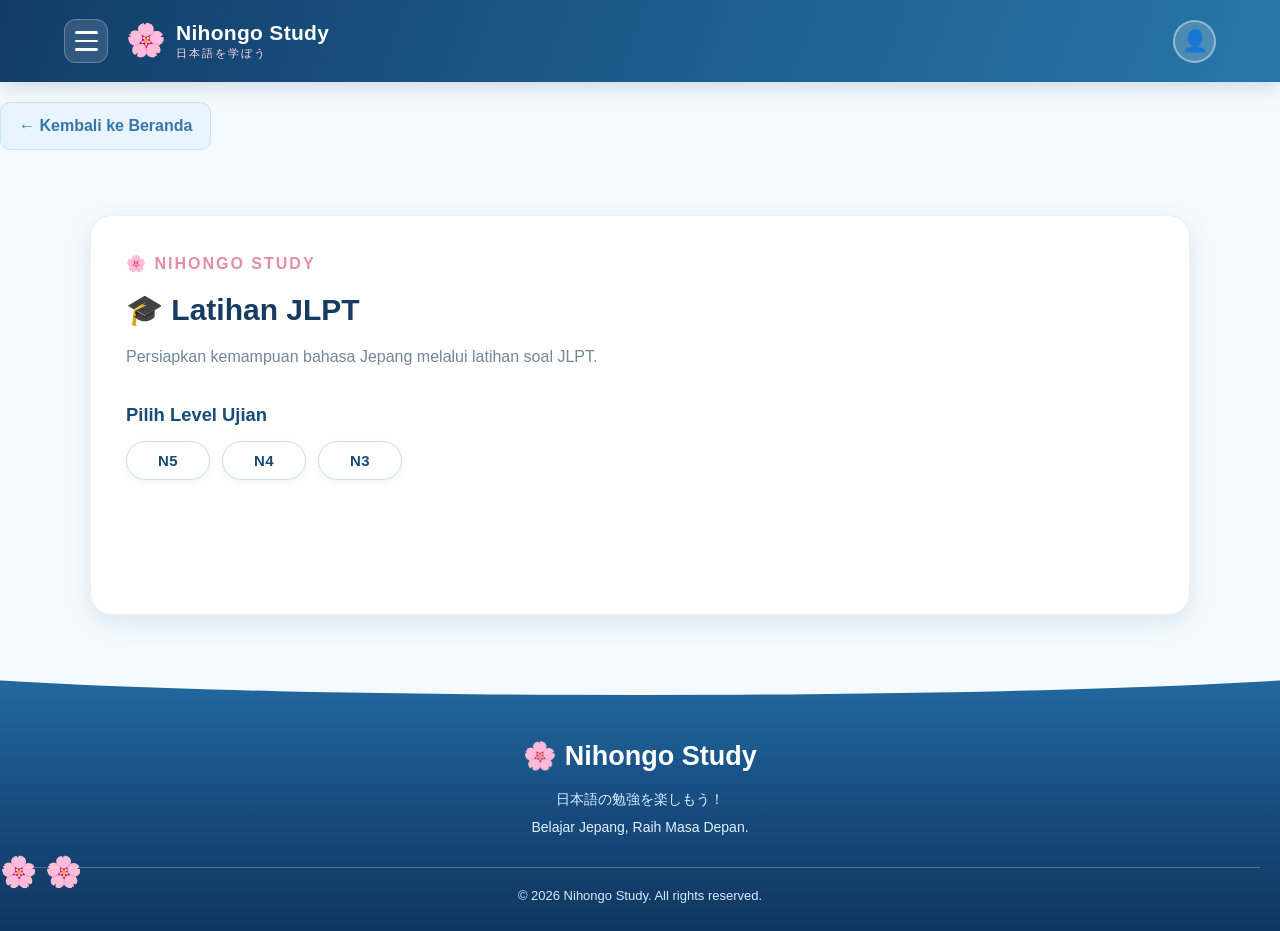
<file: jlpt.html>
<!DOCTYPE html>
<html lang="id">
<head>
    <meta charset="UTF-8">
    <meta name="viewport" content="width=device-width, initial-scale=1.0">

    <meta name="description" content="Nihongo Study - Belajar bahasa Jepang dengan mudah, menyenangkan, dan terarah.">

    <title>Nihongo Study - Belajar Bahasa Jepang</title>

    <link rel="stylesheet" href="style.css">
</head>

<body>

    
<!-- HEADER -->
<header class="header" id="beranda">

    <!-- TOMBOL HAMBURGER -->
    <button
        class="menu-toggle"
        id="menuToggle"
        type="button"
        aria-label="Buka menu navigasi"
        aria-controls="navigasi-utama"
        aria-expanded="false"
        onclick="toggleNavigasiUtama()">

        <span></span>
        <span></span>
        <span></span>

    </button>

    <!-- LOGO -->
    <div class="logo">
        <div class="logo-icon">⛩️</div>
        <div class="logo-text">
            <h1>Nihongo Study</h1>
            <p>日本語を学ぼう</p>
        </div>
    </div>

    <!-- NAVIGASI -->
<nav id="navigasi-utama"
     aria-label="Menu navigasi"
     onclick="tutupNavigasiUtama()">

    <a href="index.html">
        ⌂ Beranda
    </a>

    <a href="hiragana-katakana.html">
        あ Hiragana & Katakana
    </a>

    <a href="kanji.html">
        漢 Kanji
    </a>

    <a href="flashcard.html">
        🗂️ Flashcard
    </a>

    <a href="kosakata.html">
        📚 Kosakata
    </a>

    <a href="bunpou.html">
        文 Bunpou
    </a>

    <a href="quiz.html">
        📝 Quiz
    </a>

    <a href="dokkai.html">
        📖 Dokkai
    </a>

    <a href="kaiwa.html">
        💬 Kaiwa
    </a>

    <a href="jlpt.html">
        🎓 Latihan JLPT
    </a>

</nav>
    <!-- PROFIL -->
    <button class="profile-button"
            type="button"
            aria-label="Profil pengguna"
            onclick="bukaProfil()">
        👤
    </button>

</header>


    <!-- PANEL PROFIL -->
    <div class="profile-overlay"
         id="profile-overlay"
         onclick="tutupProfil()">

        <div class="profile-panel"
             role="dialog"
             aria-modal="true"
             aria-labelledby="profile-title"
             onclick="event.stopPropagation()">

            <button class="profile-close"
                    type="button"
                    aria-label="Tutup profil"
                    onclick="tutupProfil()">
                ✕
            </button>

            <div class="profile-avatar">👤</div>

            <h2 id="profile-title">Pelajar Nihongo</h2>

            <p class="profile-japanese">日本語学習者</p>

            <span class="profile-level">🌸 Level Pemula</span>

            <div class="profile-stats">
                <div>
                    <h3>0%</h3>
                    <p>Progres Belajar</p>
                </div>

                <div>
                    <h3>N5</h3>
                    <p>Level JLPT</p>
                </div>
            </div>

            <div class="profile-info">
                <p>📚 Materi: 9 Menu</p>
                <p>🔥 Streak: 0 Hari</p>
            </div>

            <p class="profile-note">
                Terus semangat belajar bahasa Jepang!
            </p>

        </div>
    </div>


    
<main>

    <!-- TOMBOL KEMBALI -->
    <a href="index.html" class="tombol-kembali-beranda">
        ← Kembali ke Beranda
    </a>

    <!-- HALAMAN JLPT -->
    <section class="content-section aktif" id="halaman-jlpt">

        <!-- HEADER JLPT -->
        <div class="kanji-header">
            <p class="kanji-subtitle">🌸 NIHONGO STUDY</p>
            <h2>🎓 Latihan JLPT</h2>
            <p>
                Persiapkan kemampuan bahasa Jepang
                melalui latihan soal JLPT.
            </p>
        </div>

        <!-- PILIH LEVEL UJIAN -->
        <div class="level-container">
            <h3>Pilih Level Ujian</h3>

            <div class="level-menu">
                <button type="button" onclick="tampilkanJLPT('N5')">
                    N5
                </button>

                <button type="button" onclick="tampilkanJLPT('N4')">
                    N4
                </button>

                <button type="button" onclick="tampilkanJLPT('N3')">
                    N3
                </button>
            </div>
        </div>

        <!-- JENIS LATIHAN -->
        <div id="konten-jlpt-setelah-level" hidden>

            <h3>Jenis Latihan</h3>

            <div class="jlpt-types">

                <div class="kanji-card">
                    <h3>文字・語彙</h3>
                    <p>Moji Goi - Huruf dan Kosakata</p>
                </div>

                <div class="kanji-card">
                    <h3>文法</h3>
                    <p>Bunpou - Tata Bahasa</p>
                </div>

                <div class="kanji-card">
                    <h3>読解</h3>
                    <p>Dokkai - Membaca</p>
                </div>

                <div class="kanji-card">
                    <h3>聴解</h3>
                    <p>Choukai - Mendengarkan</p>
                </div>

                <div class="kanji-card">
                    <h3>模擬試験</h3>
                    <p>Mogi Shiken - Simulasi Ujian</p>
                </div>

            </div>

        </div>

        <!-- TEMPAT MATERI JLPT -->
        <div id="materi-jlpt" hidden></div>

    </section>

</main>



    <!-- FOOTER -->
    <footer class="footer">

        <div class="footer-content">
            <h3>🌸 Nihongo Study</h3>
            <p>日本語の勉強を楽しもう！</p>
            <p>Belajar Jepang, Raih Masa Depan.</p>
        </div>

        <p class="copyright">
            © 2026 Nihongo Study. All rights reserved.
        </p>

    </footer>


    <!-- JAVASCRIPT -->
    <script src="script.js"></script>

</body>
</html>
</file>
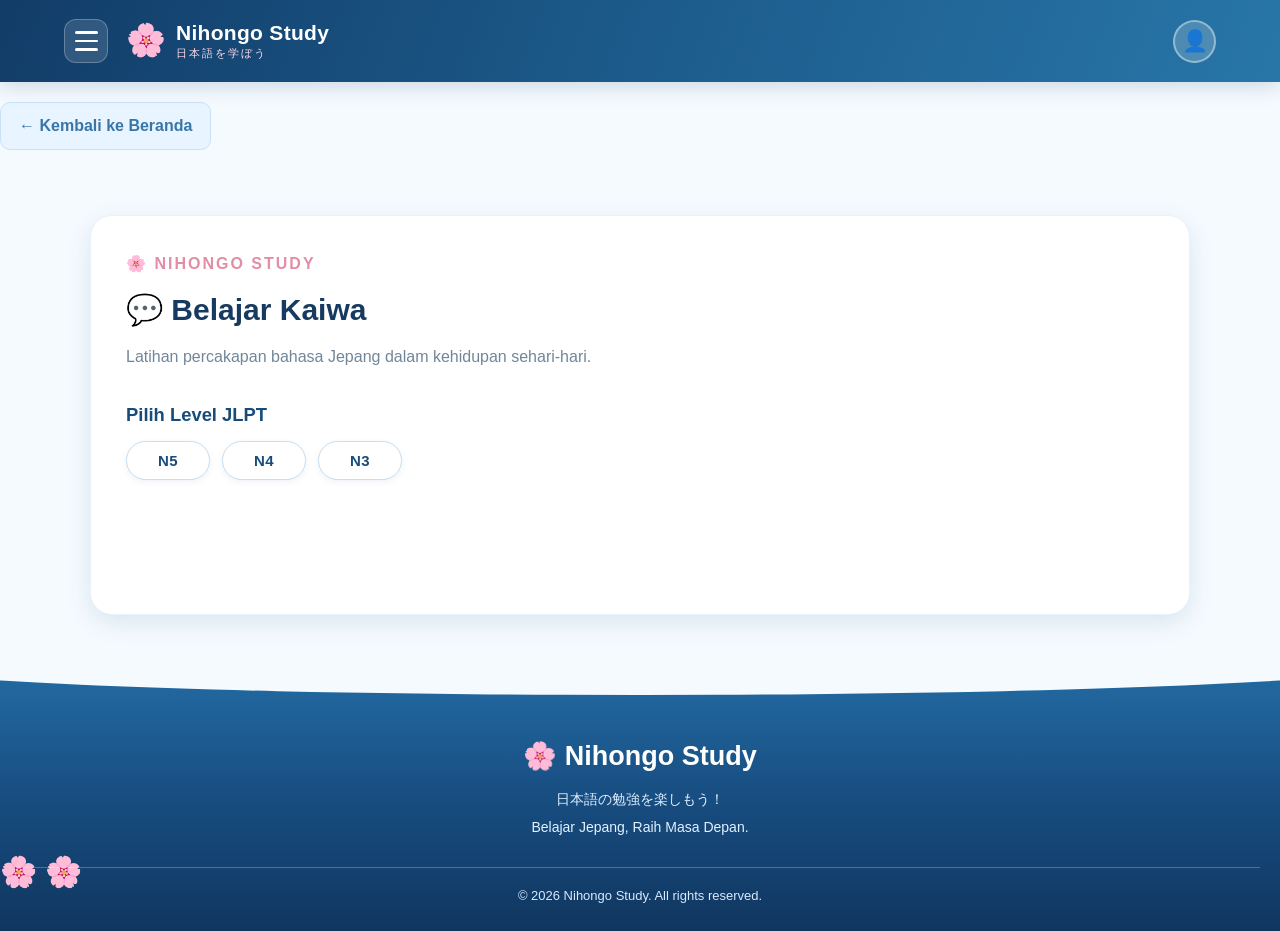
<file: kaiwa.html>
<!DOCTYPE html>
<html lang="id">
<head>
    <meta charset="UTF-8">
    <meta name="viewport" content="width=device-width, initial-scale=1.0">

    <meta name="description" content="Nihongo Study - Belajar bahasa Jepang dengan mudah, menyenangkan, dan terarah.">

    <title>Nihongo Study - Belajar Bahasa Jepang</title>

    <link rel="stylesheet" href="style.css">
</head>

<body>

    
<!-- HEADER -->
<header class="header" id="beranda">

    <!-- TOMBOL HAMBURGER -->
    <button
        class="menu-toggle"
        id="menuToggle"
        type="button"
        aria-label="Buka menu navigasi"
        aria-controls="navigasi-utama"
        aria-expanded="false"
        onclick="toggleNavigasiUtama()">

        <span></span>
        <span></span>
        <span></span>

    </button>

    <!-- LOGO -->
    <div class="logo">
        <div class="logo-icon">⛩️</div>
        <div class="logo-text">
            <h1>Nihongo Study</h1>
            <p>日本語を学ぼう</p>
        </div>
    </div>

    <!-- NAVIGASI -->
<nav id="navigasi-utama"
     aria-label="Menu navigasi"
     onclick="tutupNavigasiUtama()">

    <a href="index.html">
        ⌂ Beranda
    </a>

    <a href="hiragana-katakana.html">
        あ Hiragana & Katakana
    </a>

    <a href="kanji.html">
        漢 Kanji
    </a>

    <a href="flashcard.html">
        🗂️ Flashcard
    </a>

    <a href="kosakata.html">
        📚 Kosakata
    </a>

    <a href="bunpou.html">
        文 Bunpou
    </a>

    <a href="quiz.html">
        📝 Quiz
    </a>

    <a href="dokkai.html">
        📖 Dokkai
    </a>

    <a href="kaiwa.html">
        💬 Kaiwa
    </a>

    <a href="jlpt.html">
        🎓 Latihan JLPT
    </a>

</nav>
    <!-- PROFIL -->
    <button class="profile-button"
            type="button"
            aria-label="Profil pengguna"
            onclick="bukaProfil()">
        👤
    </button>

</header>


    <!-- PANEL PROFIL -->
    <div class="profile-overlay"
         id="profile-overlay"
         onclick="tutupProfil()">

        <div class="profile-panel"
             role="dialog"
             aria-modal="true"
             aria-labelledby="profile-title"
             onclick="event.stopPropagation()">

            <button class="profile-close"
                    type="button"
                    aria-label="Tutup profil"
                    onclick="tutupProfil()">
                ✕
            </button>

            <div class="profile-avatar">👤</div>

            <h2 id="profile-title">Pelajar Nihongo</h2>

            <p class="profile-japanese">日本語学習者</p>

            <span class="profile-level">🌸 Level Pemula</span>

            <div class="profile-stats">
                <div>
                    <h3>0%</h3>
                    <p>Progres Belajar</p>
                </div>

                <div>
                    <h3>N5</h3>
                    <p>Level JLPT</p>
                </div>
            </div>

            <div class="profile-info">
                <p>📚 Materi: 9 Menu</p>
                <p>🔥 Streak: 0 Hari</p>
            </div>

            <p class="profile-note">
                Terus semangat belajar bahasa Jepang!
            </p>

        </div>
    </div>


    
<main>

    <!-- TOMBOL KEMBALI KE BERANDA -->
    <a href="index.html" class="tombol-kembali-beranda">
        ← Kembali ke Beranda
    </a>

    <!-- HALAMAN KAIWA -->
    <section class="content-section aktif" id="halaman-kaiwa">

        <!-- HEADER KAIWA -->
        <div class="kanji-header">
            <p class="kanji-subtitle">🌸 NIHONGO STUDY</p>

            <h2>💬 Belajar Kaiwa</h2>

            <p>
                Latihan percakapan bahasa Jepang dalam kehidupan sehari-hari.
            </p>
        </div>

        <!-- PILIH LEVEL JLPT -->
        <div class="level-container">
            <h3>Pilih Level JLPT</h3>

            <div class="level-menu">
                <button type="button"
                    onclick="pilihLevelKaiwa('N5')">
                    N5
                </button>

                <button type="button"
                    onclick="pilihLevelKaiwa('N4')">
                    N4
                </button>

                <button type="button"
                    onclick="pilihLevelKaiwa('N3')">
                    N3
                </button>
            </div>
        </div>

        <!-- TEMPAT MATERI KAIWA -->
        <div id="materi-kaiwa" hidden></div>

    </section>

</main>



    <!-- FOOTER -->
    <footer class="footer">

        <div class="footer-content">
            <h3>🌸 Nihongo Study</h3>
            <p>日本語の勉強を楽しもう！</p>
            <p>Belajar Jepang, Raih Masa Depan.</p>
        </div>

        <p class="copyright">
            © 2026 Nihongo Study. All rights reserved.
        </p>

    </footer>


    <!-- JAVASCRIPT -->
    <script src="script.js"></script>

</body>
</html>
</file>
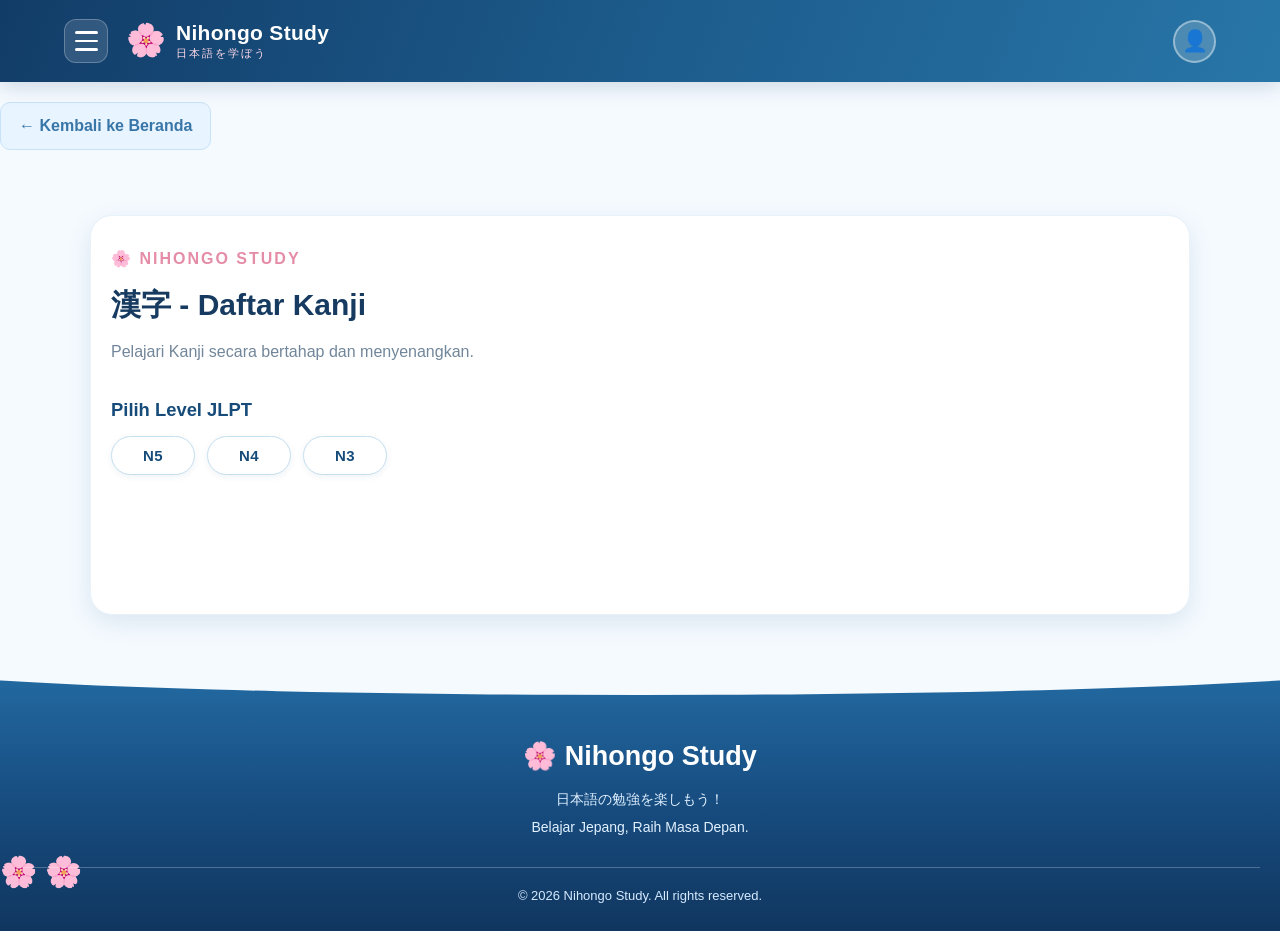
<file: kanji.html>
<!DOCTYPE html>
<html lang="id">
<head>
    <meta charset="UTF-8">
    <meta name="viewport" content="width=device-width, initial-scale=1.0">

    <meta name="description" content="Nihongo Study - Belajar bahasa Jepang dengan mudah, menyenangkan, dan terarah.">

    <title>Nihongo Study - Belajar Bahasa Jepang</title>

    <link rel="stylesheet" href="style.css">
</head>

<body>

    
<!-- HEADER -->
<header class="header" id="beranda">

    <!-- TOMBOL HAMBURGER -->
    <button
        class="menu-toggle"
        id="menuToggle"
        type="button"
        aria-label="Buka menu navigasi"
        aria-controls="navigasi-utama"
        aria-expanded="false"
        onclick="toggleNavigasiUtama()">

        <span></span>
        <span></span>
        <span></span>

    </button>

    <!-- LOGO -->
    <div class="logo">
        <div class="logo-icon">⛩️</div>
        <div class="logo-text">
            <h1>Nihongo Study</h1>
            <p>日本語を学ぼう</p>
        </div>
    </div>

    <!-- NAVIGASI -->
<nav id="navigasi-utama"
     aria-label="Menu navigasi"
     onclick="tutupNavigasiUtama()">

    <a href="index.html">
        ⌂ Beranda
    </a>

    <a href="hiragana-katakana.html">
        あ Hiragana & Katakana
    </a>

    <a href="kanji.html">
        漢 Kanji
    </a>

    <a href="flashcard.html">
        🗂️ Flashcard
    </a>

    <a href="kosakata.html">
        📚 Kosakata
    </a>

    <a href="bunpou.html">
        文 Bunpou
    </a>

    <a href="quiz.html">
        📝 Quiz
    </a>

    <a href="dokkai.html">
        📖 Dokkai
    </a>

    <a href="kaiwa.html">
        💬 Kaiwa
    </a>

    <a href="jlpt.html">
        🎓 Latihan JLPT
    </a>

</nav>

    <!-- PROFIL -->
    <button class="profile-button"
            type="button"
            aria-label="Profil pengguna"
            onclick="bukaProfil()">
        👤
    </button>

</header>


    <!-- PANEL PROFIL -->
    <div class="profile-overlay"
         id="profile-overlay"
         onclick="tutupProfil()">

        <div class="profile-panel"
             role="dialog"
             aria-modal="true"
             aria-labelledby="profile-title"
             onclick="event.stopPropagation()">

            <button class="profile-close"
                    type="button"
                    aria-label="Tutup profil"
                    onclick="tutupProfil()">
                ✕
            </button>

            <div class="profile-avatar">👤</div>

            <h2 id="profile-title">Pelajar Nihongo</h2>

            <p class="profile-japanese">日本語学習者</p>

            <span class="profile-level">🌸 Level Pemula</span>

            <div class="profile-stats">
                <div>
                    <h3>0%</h3>
                    <p>Progres Belajar</p>
                </div>

                <div>
                    <h3>N5</h3>
                    <p>Level JLPT</p>
                </div>
            </div>

            <div class="profile-info">
                <p>📚 Materi: 9 Menu</p>
                <p>🔥 Streak: 0 Hari</p>
            </div>

            <p class="profile-note">
                Terus semangat belajar bahasa Jepang!
            </p>

        </div>
    </div>



       <main>
<a href="index.html" class="tombol-kembali-beranda">
    ← Kembali ke Beranda
</a>
   <!-- HALAMAN KANJI -->
<section class="content-section halaman-kanji aktif" id="halaman-kanji">

    <!-- HEADER KANJI -->
    <div class="kanji-header">
        <p class="kanji-subtitle">🌸 NIHONGO STUDY</p>
        <h2>漢字 - Daftar Kanji</h2>
        <p>Pelajari Kanji secara bertahap dan menyenangkan.</p>
    </div>

    <!-- PILIH LEVEL JLPT -->
    <div class="kanji-level level-container">
        <h3>Pilih Level JLPT</h3>

        <div class="kanji-level-buttons level-menu">
            <button type="button" onclick="tampilkanKanji('N5')">
                N5
            </button>

            <button type="button" onclick="tampilkanKanji('N4')">
                N4
            </button>

            <button type="button" onclick="tampilkanKanji('N3')">
                N3
            </button>
        </div>
    </div>

    <!-- PENCARIAN KANJI -->
    <div class="kanji-search" hidden>
        <span>🔍</span>

        <input
            type="text"
            id="cari-kanji"
            placeholder="Cari Kanji atau artinya..."
        >
    </div>

    <!-- JUDUL DAN JUMLAH KANJI -->
    <div class="kanji-list-heading" hidden>

        <div>
            <h3>Daftar Kanji N5</h3>
            <p>Pilih salah satu Kanji untuk melihat detail.</p>
        </div>

        <span class="kanji-total">100 Kanji</span>

    </div>

    <!-- TEMPAT DAFTAR KANJI -->
    <div
        class="kanji-grid"
        id="materi-kanji"
        hidden>
    </div>

    <!-- DETAIL KANJI -->
    <div class="kanji-detail" id="detail-kanji" hidden>

        <button
            class="kanji-back"
            type="button"
            onclick="tutupDetailKanji()">
            ← Kembali ke daftar
        </button>

        <!-- INFORMASI UTAMA -->
        <div class="kanji-detail-main">

            <div
                class="kanji-detail-character"
                id="detail-karakter">
                日
            </div>

            <div>
                <p class="kanji-detail-label">DETAIL KANJI</p>
                <h3 id="detail-judul">Informasi Kanji</h3>
                <p id="detail-level">JLPT N5</p>
            </div>

        </div>

        <!-- INFORMASI KANJI -->
        <div class="kanji-info-grid">

            <div class="kanji-info-card">
                <span>📖</span>
                <h4>Arti</h4>
                <p id="detail-arti">-</p>
            </div>

            <div class="kanji-info-card">
                <span>音</span>
                <h4>Onyomi</h4>
                <p id="detail-onyomi">-</p>
            </div>

            <div class="kanji-info-card">
                <span>訓</span>
                <h4>Kunyomi</h4>
                <p id="detail-kunyomi">-</p>
            </div>

            <div class="kanji-info-card">
                <span>🔤</span>
                <h4>Romaji</h4>
                <p id="detail-romaji">-</p>
            </div>

        </div>

        <!-- CONTOH KOSAKATA -->
        <div class="kanji-example-section">
            <h3>📚 Contoh Kosakata</h3>
            <div id="detail-kosakata"></div>
        </div>

        <!-- ANIMASI PENULISAN -->
        <div class="kanji-example-section">
            <h3>✍️ Urutan Penulisan</h3>

            <div id="detail-animasi">
                Animasi penulisan Kanji akan ditampilkan di sini.
            </div>
        </div>

    </div>

</section>

</main>


    <!-- FOOTER -->
    <footer class="footer">

        <div class="footer-content">
            <h3>🌸 Nihongo Study</h3>
            <p>日本語の勉強を楽しもう！</p>
            <p>Belajar Jepang, Raih Masa Depan.</p>
        </div>

        <p class="copyright">
            © 2026 Nihongo Study. All rights reserved.
        </p>

    </footer>


    <!-- JAVASCRIPT -->
    <script src="script.js"></script>

</body>
</html>
</file>
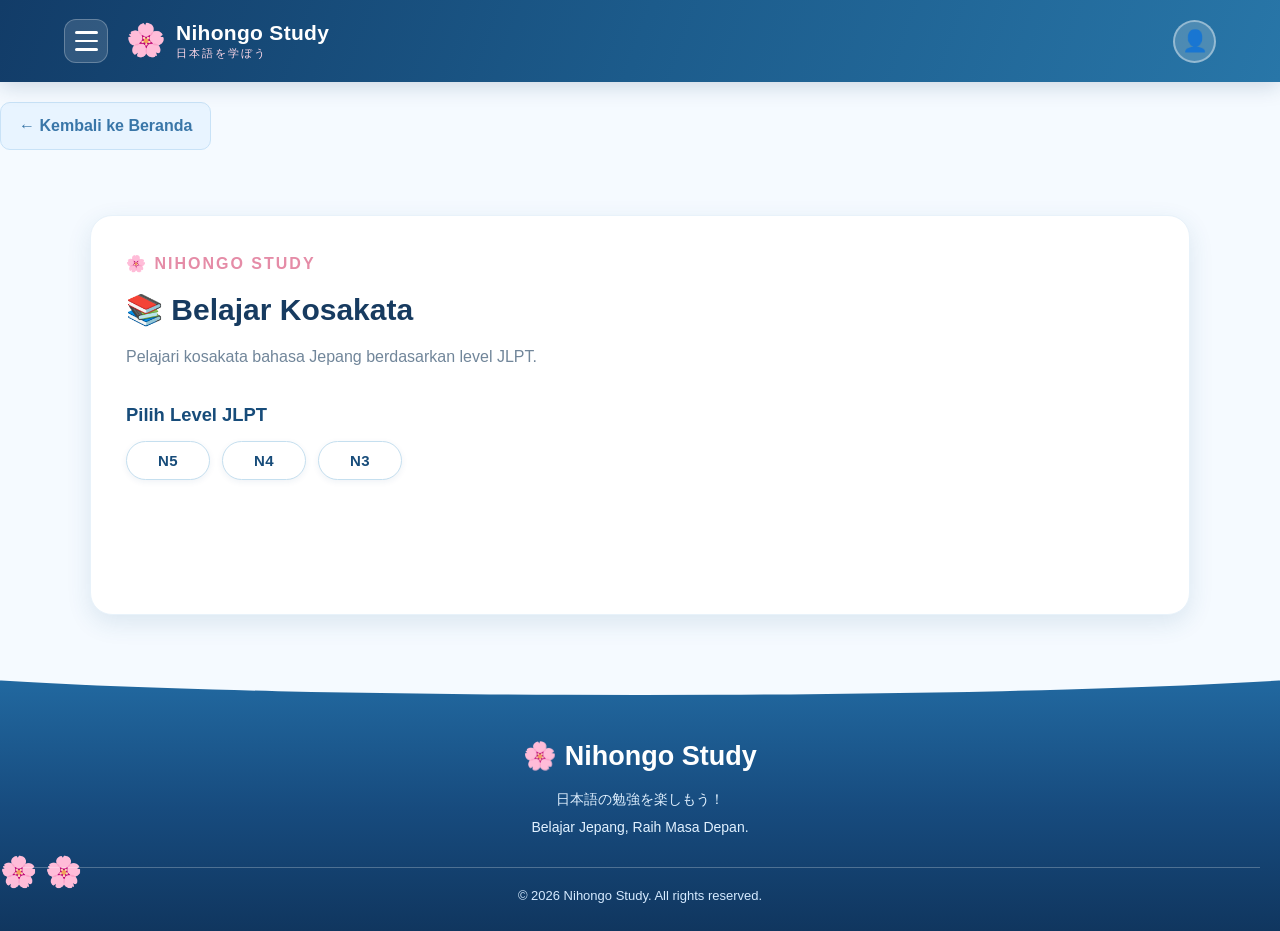
<file: kosakata.html>
<!DOCTYPE html>
<html lang="id">
<head>
    <meta charset="UTF-8">
    <meta name="viewport" content="width=device-width, initial-scale=1.0">

    <meta name="description" content="Nihongo Study - Belajar bahasa Jepang dengan mudah, menyenangkan, dan terarah.">

    <title>Nihongo Study - Belajar Bahasa Jepang</title>

    <link rel="stylesheet" href="style.css">
</head>

<body>

    
<!-- HEADER -->
<header class="header" id="beranda">

    <!-- TOMBOL HAMBURGER -->
    <button
        class="menu-toggle"
        id="menuToggle"
        type="button"
        aria-label="Buka menu navigasi"
        aria-controls="navigasi-utama"
        aria-expanded="false"
        onclick="toggleNavigasiUtama()">

        <span></span>
        <span></span>
        <span></span>

    </button>

    <!-- LOGO -->
    <div class="logo">
        <div class="logo-icon">⛩️</div>
        <div class="logo-text">
            <h1>Nihongo Study</h1>
            <p>日本語を学ぼう</p>
        </div>
    </div>

    <!-- NAVIGASI -->
<nav id="navigasi-utama"
     aria-label="Menu navigasi"
     onclick="tutupNavigasiUtama()">

    <a href="index.html">
        ⌂ Beranda
    </a>

    <a href="hiragana-katakana.html">
        あ Hiragana & Katakana
    </a>

    <a href="kanji.html">
        漢 Kanji
    </a>

    <a href="flashcard.html">
        🗂️ Flashcard
    </a>

    <a href="kosakata.html">
        📚 Kosakata
    </a>

    <a href="bunpou.html">
        文 Bunpou
    </a>

    <a href="quiz.html">
        📝 Quiz
    </a>

    <a href="dokkai.html">
        📖 Dokkai
    </a>

    <a href="kaiwa.html">
        💬 Kaiwa
    </a>

    <a href="jlpt.html">
        🎓 Latihan JLPT
    </a>

</nav>
    <!-- PROFIL -->
    <button class="profile-button"
            type="button"
            aria-label="Profil pengguna"
            onclick="bukaProfil()">
        👤
    </button>

</header>


    <!-- PANEL PROFIL -->
    <div class="profile-overlay"
         id="profile-overlay"
         onclick="tutupProfil()">

        <div class="profile-panel"
             role="dialog"
             aria-modal="true"
             aria-labelledby="profile-title"
             onclick="event.stopPropagation()">

            <button class="profile-close"
                    type="button"
                    aria-label="Tutup profil"
                    onclick="tutupProfil()">
                ✕
            </button>

            <div class="profile-avatar">👤</div>

            <h2 id="profile-title">Pelajar Nihongo</h2>

            <p class="profile-japanese">日本語学習者</p>

            <span class="profile-level">🌸 Level Pemula</span>

            <div class="profile-stats">
                <div>
                    <h3>0%</h3>
                    <p>Progres Belajar</p>
                </div>

                <div>
                    <h3>N5</h3>
                    <p>Level JLPT</p>
                </div>
            </div>

            <div class="profile-info">
                <p>📚 Materi: 9 Menu</p>
                <p>🔥 Streak: 0 Hari</p>
            </div>

            <p class="profile-note">
                Terus semangat belajar bahasa Jepang!
            </p>

        </div>
    </div>


   
<main>

    <!-- TOMBOL KEMBALI KE BERANDA -->
    <a href="index.html" class="tombol-kembali-beranda">
        ← Kembali ke Beranda
    </a>

    <!-- HALAMAN KOSAKATA -->
    <section class="content-section aktif" id="halaman-kosakata">

        <!-- HEADER KOSAKATA -->
        <div class="kanji-header">
            <p class="kanji-subtitle">🌸 NIHONGO STUDY</p>

            <h2>📚 Belajar Kosakata</h2>

            <p>
                Pelajari kosakata bahasa Jepang berdasarkan level JLPT.
            </p>
        </div>

        <!-- PILIH LEVEL JLPT -->
        <div class="level-container">
            <h3>Pilih Level JLPT</h3>

            <div class="level-menu">
                <button type="button"
                    onclick="pilihLevelKosakata('N5')">
                    N5
                </button>

                <button type="button"
                    onclick="pilihLevelKosakata('N4')">
                    N4
                </button>

                <button type="button"
                    onclick="pilihLevelKosakata('N3')">
                    N3
                </button>
            </div>
        </div>

        <!-- TEMPAT MATERI KOSAKATA -->
        <div id="materi-kosakata" hidden></div>

    </section>

</main>



    <!-- FOOTER -->
    <footer class="footer">

        <div class="footer-content">
            <h3>🌸 Nihongo Study</h3>
            <p>日本語の勉強を楽しもう！</p>
            <p>Belajar Jepang, Raih Masa Depan.</p>
        </div>

        <p class="copyright">
            © 2026 Nihongo Study. All rights reserved.
        </p>

    </footer>


    <!-- JAVASCRIPT -->
    <script src="script.js"></script>

</body>
</html>
</file>
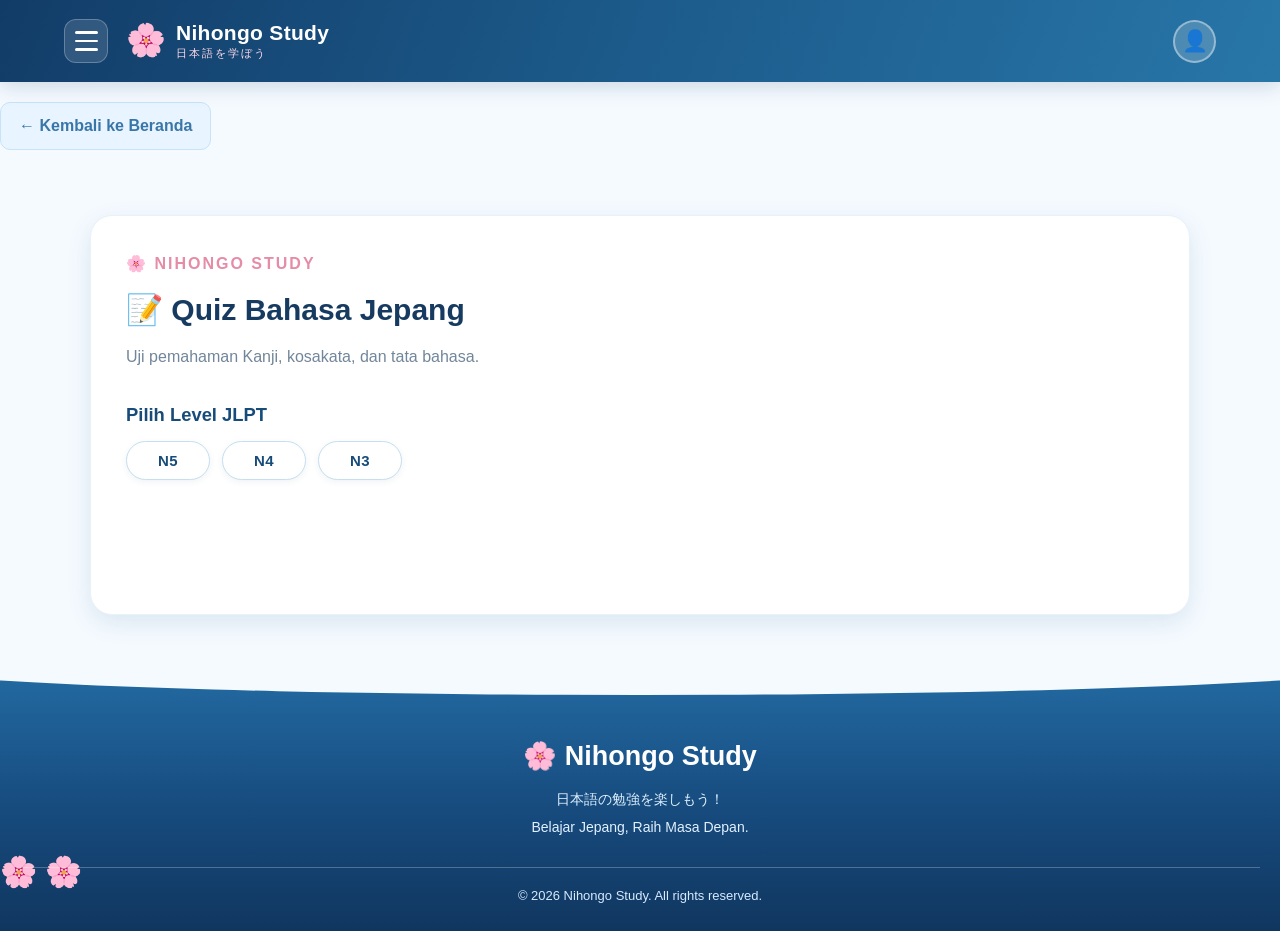
<file: quiz.html>
<!DOCTYPE html>
<html lang="id">
<head>
    <meta charset="UTF-8">
    <meta name="viewport" content="width=device-width, initial-scale=1.0">

    <meta name="description" content="Nihongo Study - Belajar bahasa Jepang dengan mudah, menyenangkan, dan terarah.">

    <title>Nihongo Study - Belajar Bahasa Jepang</title>

    <link rel="stylesheet" href="style.css">
</head>

<body>

    
<!-- HEADER -->
<header class="header" id="beranda">

    <!-- TOMBOL HAMBURGER -->
    <button
        class="menu-toggle"
        id="menuToggle"
        type="button"
        aria-label="Buka menu navigasi"
        aria-controls="navigasi-utama"
        aria-expanded="false"
        onclick="toggleNavigasiUtama()">

        <span></span>
        <span></span>
        <span></span>

    </button>

    <!-- LOGO -->
    <div class="logo">
        <div class="logo-icon">⛩️</div>
        <div class="logo-text">
            <h1>Nihongo Study</h1>
            <p>日本語を学ぼう</p>
        </div>
    </div>

    <!-- NAVIGASI -->
<nav id="navigasi-utama"
     aria-label="Menu navigasi"
     onclick="tutupNavigasiUtama()">

    <a href="index.html">
        ⌂ Beranda
    </a>

    <a href="hiragana-katakana.html">
        あ Hiragana & Katakana
    </a>

    <a href="kanji.html">
        漢 Kanji
    </a>

    <a href="flashcard.html">
        🗂️ Flashcard
    </a>

    <a href="kosakata.html">
        📚 Kosakata
    </a>

    <a href="bunpou.html">
        文 Bunpou
    </a>

    <a href="quiz.html">
        📝 Quiz
    </a>

    <a href="dokkai.html">
        📖 Dokkai
    </a>

    <a href="kaiwa.html">
        💬 Kaiwa
    </a>

    <a href="jlpt.html">
        🎓 Latihan JLPT
    </a>

</nav>

    <!-- PROFIL -->
    <button class="profile-button"
            type="button"
            aria-label="Profil pengguna"
            onclick="bukaProfil()">
        👤
    </button>

</header>


    <!-- PANEL PROFIL -->
    <div class="profile-overlay"
         id="profile-overlay"
         onclick="tutupProfil()">

        <div class="profile-panel"
             role="dialog"
             aria-modal="true"
             aria-labelledby="profile-title"
             onclick="event.stopPropagation()">

            <button class="profile-close"
                    type="button"
                    aria-label="Tutup profil"
                    onclick="tutupProfil()">
                ✕
            </button>

            <div class="profile-avatar">👤</div>

            <h2 id="profile-title">Pelajar Nihongo</h2>

            <p class="profile-japanese">日本語学習者</p>

            <span class="profile-level">🌸 Level Pemula</span>

            <div class="profile-stats">
                <div>
                    <h3>0%</h3>
                    <p>Progres Belajar</p>
                </div>

                <div>
                    <h3>N5</h3>
                    <p>Level JLPT</p>
                </div>
            </div>

            <div class="profile-info">
                <p>📚 Materi: 9 Menu</p>
                <p>🔥 Streak: 0 Hari</p>
            </div>

            <p class="profile-note">
                Terus semangat belajar bahasa Jepang!
            </p>

        </div>
    </div>

<main>

    <!-- TOMBOL KEMBALI -->
    <a href="index.html" class="tombol-kembali-beranda">
        ← Kembali ke Beranda
    </a>

    <!-- HALAMAN QUIZ -->
    <section class="content-section aktif" id="halaman-quiz">

        <div class="kanji-header">
            <p class="kanji-subtitle">🌸 NIHONGO STUDY</p>

            <h2>📝 Quiz Bahasa Jepang</h2>

            <p>
                Uji pemahaman Kanji, kosakata, dan tata bahasa.
            </p>
        </div>

        <!-- PILIH LEVEL JLPT -->
        <div class="level-container">
            <h3>Pilih Level JLPT</h3>

            <div class="level-menu">
                <button type="button"
                    onclick="pilihLevelQuiz('N5')">
                    N5
                </button>

                <button type="button"
                    onclick="pilihLevelQuiz('N4')">
                    N4
                </button>

                <button type="button"
                    onclick="pilihLevelQuiz('N3')">
                    N3
                </button>
            </div>
        </div>

        <!-- TEMPAT SOAL QUIZ -->
        <div id="materi-quiz" hidden></div>

    </section>

</main>

    <!-- FOOTER -->
    <footer class="footer">

        <div class="footer-content">
            <h3>🌸 Nihongo Study</h3>
            <p>日本語の勉強を楽しもう！</p>
            <p>Belajar Jepang, Raih Masa Depan.</p>
        </div>

        <p class="copyright">
            © 2026 Nihongo Study. All rights reserved.
        </p>

    </footer>


    <!-- JAVASCRIPT -->
    <script src="script.js"></script>

</body>
</html>
</file>
<file: style.css>
/* =========================================
   NIHONGO STUDY - FUJI BLUE
   MAIN STYLESHEET
   ========================================= */

:root {
    --blue: #66aee0;
    --blue-dark: #174c7a;
    --blue-deep: #10385f;
    --blue-light: #eaf6ff;
    --pink: #f49bc2;
    --pink-light: #fff0f6;
    --white: #ffffff;
    --text: #36566f;
    --muted: #7894aa;
    --shadow: 0 8px 25px rgba(30, 88, 135, 0.12);
}

* {
    margin: 0;
    padding: 0;
    box-sizing: border-box;
}

html {
    scroll-behavior: smooth;
    scroll-padding-top: 110px;
}

body {
    font-family: "Segoe UI", Arial, sans-serif;
    background: #f5faff;
    color: var(--text);
    line-height: 1.6;
}

button {
    font-family: inherit;
    cursor: pointer;
}

button:focus-visible,
a:focus-visible {
    outline: 3px solid var(--pink);
    outline-offset: 3px;
}

/* =========================================
   HEADER / NAVIGATION
   ========================================= */

.header {
    width: 100%;
    min-height: 82px;
    padding: 12px 5%;
    display: flex;
    align-items: center;
    justify-content: space-between;
    gap: 18px;

    background: linear-gradient(110deg,
            #123c68,
            #1c5b8b,
            #2876a8);

    box-shadow: 0 4px 20px rgba(15, 55, 95, 0.18);

    position: sticky;
    top: 0;
    z-index: 1000;
}

.logo {
    display: flex;
    align-items: center;
    gap: 10px;
    flex-shrink: 0;
}

.logo-icon {
    font-size: 0;
}

.logo-icon::before {
    content: "🌸";
    font-size: 32px;
}

.logo-text h1 {
    color: white;
    font-size: 21px;
    line-height: 1.2;
    letter-spacing: 0.3px;
}

.logo-text p {
    color: #ffd9e9;
    font-size: 11px;
    letter-spacing: 2px;
}

.header nav {
    display: flex;
    align-items: center;
    justify-content: center;
    flex-wrap: wrap;
    gap: 4px;
}

.header nav a {
    text-decoration: none;
    color: #eaf5ff;
    font-size: 12px;
    font-weight: 600;
    padding: 9px 10px;
    border-radius: 20px;
    transition: 0.3s;
    white-space: nowrap;
}

.header nav a:hover,
.header nav a.active {
    color: var(--blue-deep);
    background: white;
}

.profile-button {
    width: 43px;
    height: 43px;
    flex-shrink: 0;

    border: 2px solid rgba(255, 255, 255, 0.4);
    border-radius: 50%;

    background: rgba(255, 255, 255, 0.18);
    color: white;
    font-size: 21px;

    transition: 0.3s;
}

.profile-button:hover {
    background: rgba(255, 255, 255, 0.35);
    transform: scale(1.08);
}

/* =========================================
   HERO - FUJI BLUE
   ========================================= */

.welcome {
    min-height: 530px;
    position: relative;
    overflow: hidden;

    display: flex;
    align-items: center;

    padding: 70px 8%;

    isolation: isolate;

    background: linear-gradient(180deg,
            #8dcfff 0%,
            #c9eaff 55%,
            #fff0f6 100%);
}

/* Awan dan langit */

.hero-background {
    position: absolute;
    inset: 0;
    z-index: -1;

    background:
        radial-gradient(ellipse at 12% 25%,
            rgba(255, 255, 255, 0.9) 0%,
            transparent 24%),
        radial-gradient(ellipse at 75% 18%,
            rgba(255, 255, 255, 0.85) 0%,
            transparent 22%),
        radial-gradient(ellipse at 45% 40%,
            rgba(255, 255, 255, 0.35) 0%,
            transparent 35%);
}

/* Gunung Fuji */

.welcome::before {
    content: "";
    position: absolute;
    z-index: 0;

    width: min(48vw, 600px);
    height: 330px;

    right: 5%;
    bottom: 0;

    background: linear-gradient(135deg,
            #81b7d8,
            #347eaf,
            #205b88);

    clip-path: polygon(0 100%,
            18% 72%,
            33% 38%,
            40% 45%,
            50% 5%,
            60% 43%,
            68% 34%,
            84% 72%,
            100% 100%);

    opacity: 0.95;
}

/* Salju Gunung Fuji */

.welcome::after {
    content: "";
    position: absolute;
    z-index: 1;

    width: 190px;
    height: 125px;

    right: calc(5% + min(24vw, 300px) - 95px);
    bottom: 205px;

    background: #fff;

    clip-path: polygon(0 100%,
            23% 42%,
            38% 55%,
            50% 0,
            64% 54%,
            77% 38%,
            100% 100%);
}

/* Konten hero */

.welcome-content {
    position: relative;
    z-index: 3;
    max-width: 620px;
}

.welcome-japanese {
    color: #d45e96;
    font-weight: 700;
    letter-spacing: 3px;
    margin-bottom: 12px;
    font-size: 15px;
}

.welcome-content h1 {
    color: #174f80;
    font-size: clamp(35px, 5vw, 58px);
    line-height: 1.2;
    margin-bottom: 15px;
    text-shadow: 0 2px 5px rgba(255, 255, 255, 0.35);
}

.welcome-content h1 span {
    font-size: 0.8em;
}

.welcome-content h2 {
    color: #36566f;
    font-size: clamp(20px, 3vw, 27px);
    line-height: 1.5;
    margin-bottom: 15px;
}

.welcome-content>p:not(.welcome-japanese) {
    color: #587995;
    max-width: 520px;
    margin-bottom: 25px;
    font-size: 15px;
}

.welcome-content button {
    padding: 13px 30px;
    border: none;
    border-radius: 30px;

    background: linear-gradient(135deg,
            #65b4e8,
            #276b9f);

    color: white;
    font-size: 15px;
    font-weight: 700;

    box-shadow: 0 7px 20px rgba(40, 110, 165, 0.25);

    transition: 0.3s;
}

.welcome-content button:hover {
    transform: translateY(-4px);
    box-shadow: 0 12px 24px rgba(40, 110, 165, 0.3);
}

/* Sakura */

.hero-decoration {
    position: absolute;
    z-index: 2;

    right: 12%;
    top: 12%;

    font-size: 65px;
    opacity: 0.9;

    animation: bunga 4s ease-in-out infinite;
}

@keyframes bunga {

    0%,
    100% {
        transform: translateY(0) rotate(0);
    }

    50% {
        transform: translateY(-15px) rotate(15deg);
    }
}

/* =========================================
   PROGRESS / STATISTIK
   ========================================= */

.progress {
    padding: 0 6%;
    margin-top: -30px;
    position: relative;
    z-index: 5;
}

.progress-card {
    display: grid;
    grid-template-columns: repeat(4, 1fr);
    gap: 15px;

    padding: 25px;

    background: rgba(255, 255, 255, 0.96);
    border: 1px solid #e5f2fc;
    border-radius: 24px;

    box-shadow: var(--shadow);
}

.stat-item {
    display: flex;
    align-items: center;
    gap: 13px;
    padding: 12px;
    border-radius: 15px;
    transition: 0.3s;
}

.stat-item:hover {
    background: #f6fbff;
    transform: translateY(-3px);
}

.stat-icon {
    width: 49px;
    height: 49px;
    flex-shrink: 0;

    display: flex;
    align-items: center;
    justify-content: center;

    border-radius: 16px;
    background: #e9f5ff;

    font-size: 23px;
}

.stat-item:nth-child(2) .stat-icon {
    background: #f0eaff;
}

.stat-item:nth-child(3) .stat-icon {
    background: #fff0f6;
}

.stat-item:nth-child(4) .stat-icon {
    background: #fff3e6;
}

.stat-item h3 {
    font-size: 14px;
    color: var(--text);
}

.stat-item p {
    font-size: 13px;
    color: var(--muted);
    font-weight: 600;
}

/* =========================================
   MENU UTAMA
   ========================================= */

.menu {
    padding: 75px 7%;
}

.menu-heading {
    text-align: center;
    margin-bottom: 35px;
}

.menu-heading h2 {
    color: var(--blue-dark);
    font-size: 30px;
    margin-bottom: 8px;
}

.menu-heading p {
    color: var(--muted);
    font-size: 15px;
}

.menu-grid {
    display: grid;
    grid-template-columns: repeat(3, 1fr);
    gap: 22px;
}

/* Kartu menu */

.menu-card {
    display: flex;
    align-items: center;
    gap: 18px;

    min-height: 115px;
    padding: 22px;

    text-align: left;

    border: 1px solid #e5f1fa;
    border-radius: 22px;

    background: white;
    box-shadow: var(--shadow);

    color: var(--text);

    transition: 0.3s;
}

.menu-card:hover {
    transform: translateY(-7px);
    box-shadow: 0 14px 30px rgba(65, 130, 180, 0.17);
}

.menu-icon {
    width: 58px;
    height: 58px;
    flex-shrink: 0;

    display: flex;
    align-items: center;
    justify-content: center;

    border-radius: 18px;
    background: #e5f3ff;

    font-size: 28px;
}

/* Warna berbeda setiap menu */

.menu-card:nth-child(1) {
    background: linear-gradient(135deg, #fff, #edf6ff);
}

.menu-card:nth-child(1) .menu-icon {
    background: #dceeff;
}

.menu-card:nth-child(2) {
    background: linear-gradient(135deg, #fff, #fff0f6);
}

.menu-card:nth-child(2) .menu-icon {
    background: #ffe0ee;
}

.menu-card:nth-child(3) {
    background: linear-gradient(135deg, #fff, #f2edff);
}

.menu-card:nth-child(3) .menu-icon {
    background: #e9e0ff;
}

.menu-card:nth-child(4) {
    background: linear-gradient(135deg, #fff, #eafff7);
}

.menu-card:nth-child(4) .menu-icon {
    background: #d8f8eb;
}

.menu-card:nth-child(5) {
    background: linear-gradient(135deg, #fff, #e9f8ff);
}

.menu-card:nth-child(5) .menu-icon {
    background: #d8f2ff;
}

.menu-card:nth-child(6) {
    background: linear-gradient(135deg, #fff, #fff5e9);
}

.menu-card:nth-child(6) .menu-icon {
    background: #ffe8ca;
}

.menu-card:nth-child(7) {
    background: linear-gradient(135deg, #fff, #fff0f6);
}

.menu-card:nth-child(7) .menu-icon {
    background: #ffdfed;
}

.menu-card:nth-child(8) {
    background: linear-gradient(135deg, #fff, #edf0ff);
}

.menu-card:nth-child(8) .menu-icon {
    background: #e2e7ff;
}

.menu-card:nth-child(9) {
    background: linear-gradient(135deg, #fff, #eaf8ff);
}

.menu-card:nth-child(9) .menu-icon {
    background: #dbf1ff;
}

.menu-card h3 {
    color: var(--blue-dark);
    font-size: 18px;
    margin-bottom: 4px;
}

.menu-card p {
    color: var(--muted);
    font-size: 13px;
}

/* =========================================
   HALAMAN MATERI
   ========================================= */

.content-section {
    display: none;

    max-width: 1100px;
    min-height: 400px;

    margin: 45px auto;
    padding: 35px;

    background: white;
    border: 1px solid #e8f2fa;
    border-radius: 22px;

    box-shadow: var(--shadow);
}

/* Kelas tampilan jika digunakan oleh JavaScript */

.content-section.aktif,
.content-section.active {
    display: block;
}

.content-section h2 {
    color: var(--blue-dark);
    font-size: 27px;
    margin-bottom: 12px;
}

.content-section>p {
    color: var(--muted);
    margin-bottom: 25px;
}

.content-section h3 {
    color: var(--blue-dark);
    margin: 20px 0 12px;
}

/* =========================================
   LEVEL MENU & JLPT BUTTONS
   ========================================= */

.level-container,
.kanji-level {
    margin: 20px 0 25px;
}

.level-container h3,
.level-title,
.kanji-level h3 {
    font-size: 1.15rem;
    font-weight: 700;
    color: var(--blue-dark);
    margin-bottom: 12px;
}

.level-menu,
.kanji-level-buttons {
    display: flex;
    flex-wrap: wrap;
    align-items: center;
    gap: 12px;
    margin: 12px 0 25px;
}

/* Fallback jika ada h3 langsung di dalam .level-menu */
.level-menu h3 {
    width: 100%;
    flex-basis: 100%;
    font-size: 1.15rem;
    font-weight: 700;
    color: var(--blue-dark);
    margin: 0 0 12px 0;
}

.level-menu button,
.kanji-level-buttons button {
    display: inline-flex;
    align-items: center;
    justify-content: center;
    min-width: 84px;
    padding: 10px 24px;
    border: 1.5px solid #c5dfef;
    border-radius: 25px;
    background: #ffffff;
    color: var(--blue-dark);
    font-size: 15px;
    font-weight: 700;
    letter-spacing: 0.5px;
    cursor: pointer;
    user-select: none;
    box-shadow: 0 2px 6px rgba(23, 76, 122, 0.07);
    transition: all 0.25s cubic-bezier(0.4, 0, 0.2, 1);
}

.level-menu button:hover,
.kanji-level-buttons button:hover {
    background: #eaf5fc;
    color: var(--blue-dark);
    border-color: var(--blue);
    transform: translateY(-2px);
    box-shadow: 0 6px 14px rgba(40, 127, 175, 0.18);
}

.level-menu button.active,
.kanji-level-buttons button.active,
.level-menu button.active:hover,
.kanji-level-buttons button.active:hover {
    background: linear-gradient(135deg, #1e6ea4, #124671);
    color: #ffffff;
    border-color: #124671;
    font-weight: 800;
    box-shadow: 0 4px 14px rgba(18, 70, 113, 0.32);
    transform: translateY(-1px);
}

.level-menu button:active,
.kanji-level-buttons button:active {
    transform: translateY(1px);
    box-shadow: 0 2px 4px rgba(18, 70, 113, 0.2);
}

@media (max-width: 600px) {

    .level-menu button,
    .kanji-level-buttons button {
        min-width: 72px;
        padding: 8px 18px;
        font-size: 14px;
        gap: 10px;
    }
}

/* =========================================
   KANJI CARD
   ========================================= */

.kanji-card {
    padding: 25px;
    margin: 18px 0;

    border-radius: 18px;

    background: linear-gradient(135deg,
            #f4faff,
            #fff5fa);

    border: 1px solid #e6f1fa;
}

.kanji-card h2 {
    font-size: 45px;
    color: var(--blue-dark);
}

.kanji-card h3 {
    color: var(--blue-dark);
}

.kanji-card p {
    color: var(--muted);
    margin: 8px 0;
}

.kanji-card button {
    padding: 10px 20px;

    border: none;
    border-radius: 20px;

    background: var(--blue);
    color: white;

    font-weight: 600;
    margin-top: 12px;
}

.detail-kanji {
    display: none;
    margin-top: 20px;
}

.detail-kanji.aktif {
    display: block;
}

/* =========================================
   ANIMASI GORESAN KANJI
   ========================================= */

.stroke-animation {
    margin-top: 20px;
    padding: 20px;

    text-align: center;

    background: #f5faff;
    border: 1px solid #e4eff9;
    border-radius: 16px;
}

.kanji-svg {
    width: 150px;
    height: 150px;

    display: block;
    margin: 10px auto;
}

.stroke {
    fill: none;
    stroke: #398bc5;
    stroke-width: 7;
    stroke-linecap: round;
    stroke-linejoin: round;
}

.stroke-status {
    color: var(--blue-dark);
    font-weight: 600;
}

.stroke-actions {
    display: flex;
    justify-content: center;
    flex-wrap: wrap;
    gap: 10px;
}

.stroke-actions button:disabled {
    opacity: 0.5;
    cursor: not-allowed;
}

/* =========================================
   JLPT
   ========================================= */

.jlpt-types {
    display: grid;
    grid-template-columns: repeat(2, 1fr);
    gap: 15px;
}

.jlpt-types .kanji-card {
    margin: 0;
    transition: 0.3s;
}

.jlpt-types .kanji-card:hover {
    transform: translateY(-4px);
    box-shadow: var(--shadow);
}

/* =========================================
   PANEL PROFIL
   ========================================= */

.profile-overlay {
    display: none;

    position: fixed;
    inset: 0;
    z-index: 9999;

    background: rgba(20, 45, 75, 0.55);
    backdrop-filter: blur(5px);

    justify-content: center;
    align-items: center;

    padding: 20px;
}

.profile-overlay.aktif {
    display: flex;
}

.profile-panel {
    position: relative;

    width: 100%;
    max-width: 380px;

    padding: 35px 25px;

    border-radius: 25px;
    text-align: center;

    background: linear-gradient(145deg,
            #ffffff,
            #eaf6ff);

    box-shadow: 0 15px 45px rgba(40, 100, 150, 0.2);

    animation: profileMasuk 0.3s ease;
}

@keyframes profileMasuk {
    from {
        opacity: 0;
        transform: translateY(20px);
    }

    to {
        opacity: 1;
        transform: translateY(0);
    }
}

.profile-close {
    position: absolute;
    top: 12px;
    right: 15px;

    border: none;
    background: #e5f2ff;
    color: #3976a8;

    width: 32px;
    height: 32px;

    border-radius: 50%;
    font-size: 17px;
}

.profile-avatar {
    width: 85px;
    height: 85px;

    margin: 0 auto 15px;

    border-radius: 50%;

    display: flex;
    align-items: center;
    justify-content: center;

    background: #d9efff;
    font-size: 42px;

    border: 4px solid white;
}

.profile-panel h2 {
    color: #28618d;
    margin-bottom: 5px;
}

.profile-japanese {
    color: #80a9c8;
    margin-bottom: 18px;
}

.profile-level {
    display: inline-block;

    background: #ffe5f1;
    color: #d65d98;

    padding: 9px 18px;
    border-radius: 20px;

    font-size: 13px;
}

.profile-stats {
    display: grid;
    grid-template-columns: 1fr 1fr;
    gap: 12px;

    margin: 25px 0 15px;
}

.profile-stats>div {
    padding: 18px 10px;
    background: white;
    border-radius: 16px;
}

.profile-stats h3 {
    color: #3986bd;
    font-size: 25px;
}

.profile-stats p {
    color: #7894aa;
    font-size: 12px;
}

.profile-info {
    padding: 15px;

    background: #f3f9ff;
    border-radius: 15px;

    text-align: left;
    color: #52738e;

    font-size: 14px;
}

.profile-note {
    color: #8aa2b6;
    font-size: 12px;
    margin-top: 20px;
}

/* =========================================
   FOOTER - JAPANESE BLUE
   ========================================= */

.footer {
    position: relative;
    overflow: hidden;

    padding: 65px 20px 25px;

    text-align: center;

    background: linear-gradient(135deg,
            #174d7c,
            #246f9e,
            #123e69);

    color: white;
}

/* Dekorasi ombak */

.footer::before {
    content: "";
    position: absolute;

    width: 150%;
    height: 65px;

    top: -35px;
    left: -25%;

    background: #f5faff;

    border-radius: 50%;
}

.footer-content {
    position: relative;
    z-index: 1;
}

.footer-content h3 {
    font-size: 25px;
    margin-bottom: 10px;
    color: white;
}

.footer-content p {
    color: #dcefff;
    margin: 5px 0;
}

.copyright {
    position: relative;
    z-index: 1;

    margin-top: 25px;
    padding-top: 18px;

    border-top: 1px solid rgba(255, 255, 255, 0.2);

    font-size: 12px;
    color: #c6e1f5;
}

/* =========================================
   RESPONSIVE TABLET
   ========================================= */

@media (max-width: 1100px) {

    .header {
        flex-wrap: wrap;
        justify-content: center;
    }

    .header nav {
        width: 100%;
    }

    .progress-card {
        grid-template-columns: repeat(2, 1fr);
    }

    .menu-grid {
        grid-template-columns: repeat(2, 1fr);
    }
}

/* =========================================
   RESPONSIVE HP
   ========================================= */

@media (max-width: 600px) {

    .header {
        padding: 13px 4%;
        gap: 12px;
    }

    .logo {
        margin-right: auto;
    }

    .logo-text h1 {
        font-size: 18px;
    }

    .header nav {
        width: 100%;

        justify-content: flex-start;
        flex-wrap: nowrap;

        gap: 5px;

        overflow-x: auto;
        padding: 5px 0;

        scrollbar-width: thin;
    }

    .header nav a {
        flex-shrink: 0;
        font-size: 12px;
        padding: 8px 10px;
    }

    .profile-button {
        width: 39px;
        height: 39px;
    }

    .welcome {
        min-height: 450px;
        padding: 50px 7%;
    }

    .welcome::before {
        width: 340px;
        height: 210px;
        right: -100px;
    }

    .welcome::after {
        width: 120px;
        height: 80px;
        right: 18px;
        bottom: 140px;
    }

    .welcome-content {
        max-width: 100%;
    }

    .welcome-content h1 {
        font-size: 35px;
    }

    .welcome-content h2 {
        font-size: 19px;
    }

    .welcome-content>p:not(.welcome-japanese) {
        font-size: 13px;
    }

    .hero-decoration {
        right: 7%;
        top: 7%;
        font-size: 42px;
    }

    .progress {
        padding: 0 4%;
        margin-top: -20px;
    }

    .progress-card {
        grid-template-columns: 1fr 1fr;
        gap: 7px;
        padding: 13px 7px;
    }

    .stat-item {
        gap: 8px;
        padding: 7px;
    }

    .stat-icon {
        width: 36px;
        height: 36px;
        font-size: 18px;
        border-radius: 12px;
    }

    .stat-item h3 {
        font-size: 11px;
    }

    .stat-item p {
        font-size: 10px;
    }

    .menu {
        padding: 55px 5%;
    }

    .menu-heading h2 {
        font-size: 25px;
    }

    .menu-heading p {
        font-size: 13px;
    }

    .menu-grid {
        grid-template-columns: 1fr;
        gap: 14px;
    }

    .menu-card {
        min-height: 95px;
        padding: 17px;
        gap: 14px;
    }

    .menu-icon {
        width: 50px;
        height: 50px;
        font-size: 24px;
    }

    .menu-card h3 {
        font-size: 16px;
    }

    .menu-card p {
        font-size: 12px;
    }

    .content-section {
        margin: 25px 4%;
        padding: 22px 17px;
    }

    .content-section h2 {
        font-size: 22px;
    }

    .kanji-card {
        padding: 18px;
    }

    .jlpt-types {
        grid-template-columns: 1fr;
    }

    .profile-panel {
        padding: 30px 18px;
    }

    .footer {
        padding: 55px 18px 20px;
    }

    /* FLASHCARD KOSAKATA DI HP */
    #halaman-kosakata #daftarKartuKosakata {
        grid-template-columns: 1fr;
        gap: 16px;
    }

    #halaman-kosakata .kosakata-kartu-item {
        width: 100%;
        min-height: 230px;
        padding: 25px 16px;
    }

    #halaman-kosakata .kosakata-kartu-kanji {
        font-size: 42px;
    }

    #halaman-kosakata .kosakata-kartu-kanji rt {
        font-size: 16px;
    }

    #halaman-kosakata .kosakata-kartu-arti {
        font-size: 19px;
    }

}

/* =========================================
   REDUCED MOTION
   ========================================= */

@media (prefers-reduced-motion: reduce) {

    *,
    *::before,
    *::after {
        animation-duration: 0.01ms !important;
        animation-iteration-count: 1 !important;
        scroll-behavior: auto !important;
        transition-duration: 0.01ms !important;
    }
}

/* =========================================
   HERO IMAGE - FUJI BLUE
   ========================================= */

.hero-background {
    position: absolute;
    inset: 0;
    z-index: 0;

    background-image:
        linear-gradient(90deg,
            rgba(225, 242, 255, 0.98) 0%,
            rgba(225, 242, 255, 0.94) 28%,
            rgba(225, 242, 255, 0.55) 45%,
            rgba(225, 242, 255, 0) 68%),
        url("assets/hero-fuji-character.png");

    background-size:
        100% 100%,
        auto 100%;

    background-position:
        center,
        right center;

    background-repeat: no-repeat;
}

/* Matikan bentuk gunung CSS lama */
.welcome::before,
.welcome::after {
    content: none;
}

/* Pastikan tulisan berada di atas gambar */
.welcome-content {
    position: relative;
    z-index: 3;
}

/* Sakura tetap bergerak */
.hero-decoration {
    z-index: 2;
}

/* Tampilan HP */
@media (max-width: 600px) {

    .hero-background {
        background-image:
            linear-gradient(180deg,
                rgba(225, 242, 255, 0.98) 0%,
                rgba(225, 242, 255, 0.91) 43%,
                rgba(225, 242, 255, 0.15) 100%),
            url("assets/hero-fuji-character.png");

        background-size:
            100% 100%,
            auto 68%;

        background-position:
            center,
            right bottom;
    }

    .welcome {
        min-height: 490px;
    }
}


/* HERO FUJI BLUE - DESKTOP */

.hero-background {
    position: absolute;
    inset: 0;
    z-index: 0;

    background-image:
        linear-gradient(90deg,
            rgba(225, 242, 255, 0.98) 0%,
            rgba(225, 242, 255, 0.92) 25%,
            rgba(225, 242, 255, 0.25) 48%,
            transparent 70%),
        url("assets/hero-fuji-character.png");

    background-size:
        100% 100%,
        auto 100%;

    background-position:
        center,
        right center;

    background-repeat: no-repeat;
}

.welcome {
    min-height: 430px;
}

.welcome-content {
    max-width: 48%;
    position: relative;
    z-index: 3;
}

/* TOMBOL PINK */

.welcome-content button {
    background: linear-gradient(135deg, #ff75b5, #f52e83);
    color: white;
    border: none;
    border-radius: 30px;
    padding: 14px 32px;
    box-shadow: 0 5px 15px rgba(245, 46, 131, 0.3);
}

/* RESPONSIVE HP */

@media (max-width: 600px) {
    .hero-background {
        background-image:
            linear-gradient(180deg,
                rgba(225, 242, 255, 0.98),
                rgba(225, 242, 255, 0.65)),
            url("assets/hero-fuji-character.png");

        background-size:
            100% 100%,
            auto 65%;

        background-position:
            center,
            right bottom;
    }

    .welcome {
        min-height: 490px;
    }

    .welcome-content {
        max-width: 100%;
    }
}

/* =====================================
   HERO TEXT - FUJI BLUE FINAL
===================================== */

.welcome-content {
    max-width: 550px;
    position: relative;
    z-index: 3;
}

.welcome-japanese {
    display: inline-block;
    color: #ed4d98;
    background: #ffe4f1;
    padding: 7px 20px;
    border-radius: 30px;
    font-size: 17px;
    font-weight: 800;
    margin-bottom: 15px;
}

.welcome-content h1 {
    color: #102e70;
    font-size: clamp(38px, 4.2vw, 55px);
    line-height: 1.12;
    font-weight: 800;
    margin-bottom: 18px;
}

.welcome-content h1 span {
    color: #f34b9a;
}

.welcome-content>p:not(.welcome-japanese) {
    color: #173d72;
    font-size: 17px;
    line-height: 1.6;
    max-width: 440px;
    margin-bottom: 25px;
}

.welcome-content button {
    background: linear-gradient(135deg, #ff69ad, #f3297d);
    color: white;
    padding: 15px 32px;
    border: none;
    border-radius: 35px;
    font-size: 16px;
    font-weight: 800;
    box-shadow: 0 7px 18px rgba(243, 41, 125, 0.28);
    transition: 0.3s ease;
}

.welcome-content button:hover {
    transform: translateY(-4px);
    box-shadow: 0 10px 25px rgba(243, 41, 125, 0.4);
}

@media (max-width: 600px) {
    .welcome-content h1 {
        font-size: 34px;
    }

    .welcome-content>p:not(.welcome-japanese) {
        font-size: 14px;
    }
}

/* =====================================
   STATISTIK BELAJAR - FUJI BLUE
===================================== */

.progress {
    padding: 0 6%;
    margin-top: -35px;
    position: relative;
    z-index: 10;
}

.progress-card {
    display: grid;
    grid-template-columns: repeat(4, 1fr);
    gap: 10px;

    padding: 22px 25px;

    background: rgba(255, 255, 255, 0.97);
    border: 1px solid #dceeff;
    border-radius: 24px;

    box-shadow: 0 10px 30px rgba(39, 100, 150, 0.13);
}

.stat-item {
    display: flex;
    align-items: center;
    gap: 15px;

    padding: 12px 15px;

    border-right: 1px solid #c9dff5;
    transition: 0.3s;
}

.stat-item:last-child {
    border-right: none;
}

.stat-item:hover {
    transform: translateY(-4px);
}

.stat-icon {
    width: 65px;
    height: 65px;
    min-width: 65px;

    display: flex;
    align-items: center;
    justify-content: center;

    border-radius: 50%;
    background: #e2f1ff;

    font-size: 30px;
}

.stat-item:nth-child(2) .stat-icon {
    background: #e5efff;
}

.stat-item:nth-child(3) .stat-icon {
    background: #fff0d9;
}

.stat-item:nth-child(4) .stat-icon {
    background: #ffe5f0;
}

.stat-item h3 {
    color: #153d79;
    font-size: 17px;
    font-weight: 800;
    margin-bottom: 4px;
}

.stat-item p {
    color: #174c82;
    font-size: 19px;
    font-weight: 800;
}

/* Statistik untuk HP */

@media (max-width: 600px) {
    .progress {
        padding: 0 4%;
        margin-top: -20px;
    }

    .progress-card {
        grid-template-columns: repeat(2, 1fr);
        padding: 12px;
        gap: 5px;
    }

    .stat-item {
        padding: 10px 5px;
        gap: 8px;
        border-right: none;
    }

    .stat-icon {
        width: 42px;
        height: 42px;
        min-width: 42px;
        font-size: 21px;
    }

    .stat-item h3 {
        font-size: 11px;
    }

    .stat-item p {
        font-size: 13px;
    }
}

/* =====================================
   MENU UTAMA - FUJI BLUE
===================================== */

.menu {
    padding: 65px 7%;
    background: linear-gradient(180deg,
            #f3f9ff,
            #fff8fc);
}

.menu-heading {
    text-align: center;
    margin-bottom: 30px;
}

.menu-heading h2 {
    color: #123b78;
    font-size: 30px;
    font-weight: 800;
}

.menu-heading p {
    color: #718ba8;
    font-size: 15px;
}

.menu-grid {
    display: grid;
    grid-template-columns: repeat(3, minmax(0, 1fr));
    gap: 16px;
}

.menu-card {
    position: relative;
    display: flex;
    align-items: center;
    gap: 17px;

    min-height: 105px;
    padding: 18px 22px;
    padding-right: 55px;

    border: 2px solid rgba(255, 255, 255, 0.9);
    border-radius: 23px;

    box-shadow: 0 5px 14px rgba(55, 105, 160, 0.12);

    transition: all 0.3s ease;
    cursor: pointer;
}

.menu-card:hover {
    transform: translateY(-6px);
    box-shadow: 0 12px 25px rgba(55, 105, 160, 0.2);
}

.menu-card::after {
    content: "➜";
    position: absolute;
    right: 18px;
    top: 50%;
    transform: translateY(-50%);

    width: 32px;
    height: 32px;

    display: flex;
    justify-content: center;
    align-items: center;

    border-radius: 50%;
    background: rgba(255, 255, 255, 0.85);

    color: #2369a7;
    font-size: 18px;
    font-weight: bold;
}

.menu-icon {
    width: 62px;
    height: 62px;
    min-width: 62px;

    display: flex;
    justify-content: center;
    align-items: center;

    border-radius: 18px;
    font-size: 32px;
}

.menu-card h3 {
    color: #14396f;
    font-size: 19px;
    font-weight: 800;
    margin-bottom: 3px;
}

.menu-card p {
    color: #526e8c;
    font-size: 13px;
}

/* 1. KANJI - PINK */

.menu-card:nth-child(1) {
    background: linear-gradient(135deg, #ffe4f0, #fff3f8);
}

.menu-card:nth-child(1) .menu-icon {
    background: #ffd0e4;
}

/* 2. KOSAKATA - BLUE */

.menu-card:nth-child(2) {
    background: linear-gradient(135deg, #dceeff, #f0f8ff);
}

.menu-card:nth-child(2) .menu-icon {
    background: #c4e3ff;
}

/* 3. BUNPOU - PURPLE */

.menu-card:nth-child(3) {
    background: linear-gradient(135deg, #edddff, #f8f1ff);
}

.menu-card:nth-child(3) .menu-icon {
    background: #dfcaff;
}

/* 4. KAIWA - GREEN */

.menu-card:nth-child(4) {
    background: linear-gradient(135deg, #d4f9e9, #effff7);
}

.menu-card:nth-child(4) .menu-icon {
    background: #b9efd9;
}

/* 5. LISTENING - ORANGE */

.menu-card:nth-child(5) {
    background: linear-gradient(135deg, #ffe6c8, #fff7ec);
}

.menu-card:nth-child(5) .menu-icon {
    background: #ffd8a9;
}

/* 6. QUIZ - LIGHT BLUE */

.menu-card:nth-child(6) {
    background: linear-gradient(135deg, #d8f4ff, #effaff);
}

.menu-card:nth-child(6) .menu-icon {
    background: #bceaff;
}

/* 7. FLASH CARD - BLUE PURPLE */

.menu-card:nth-child(7) {
    background: linear-gradient(135deg, #e1e5ff, #f3f4ff);
}

.menu-card:nth-child(7) .menu-icon {
    background: #ccd3ff;
}

/* 8. DOKKAI - LIGHT GREEN */

.menu-card:nth-child(8) {
    background: linear-gradient(135deg, #dcf8d9, #f1fff0);
}

.menu-card:nth-child(8) .menu-icon {
    background: #c2efbd;
}

/* 9. JLPT - PINK */

.menu-card:nth-child(9) {
    background: linear-gradient(135deg, #ffdfed, #fff1f7);
}

.menu-card:nth-child(9) .menu-icon {
    background: #ffc8df;
}

/* TABLET */

@media (max-width: 900px) {
    .menu-grid {
        grid-template-columns: repeat(2, minmax(0, 1fr));
    }
}

/* HP */

@media (max-width: 600px) {
    .menu {
        padding: 45px 5%;
    }

    .menu-grid {
        grid-template-columns: 1fr;
        gap: 13px;
    }

    .menu-card {
        min-height: 90px;
        padding: 14px;
        padding-right: 48px;
        gap: 13px;
    }

    .menu-icon {
        width: 50px;
        height: 50px;
        min-width: 50px;
        font-size: 25px;
    }

    .menu-card h3 {
        font-size: 16px;
    }

    .menu-card p {
        font-size: 12px;
    }
}

/* =====================================
   FOOTER - FUJI BLUE JAPAN
===================================== */

.footer {
    position: relative;
    overflow: hidden;
    padding: 75px 20px 25px;
    text-align: center;

    background: linear-gradient(180deg,
            #236da5 0%,
            #174b7e 55%,
            #10365f 100%);

    color: white;
}

/* Ombak Jepang */

.footer::before {
    content: "";
    position: absolute;
    top: -30px;
    left: -10%;
    width: 120%;
    height: 65px;

    background: #f5faff;
    border-radius: 50%;
}

/* Dekorasi sakura */

.footer::after {
    content: "🌸                         🌸";
    position: absolute;
    bottom: 35px;
    left: 0;
    width: 100%;

    display: flex;
    justify-content: space-between;

    font-size: 30px;
    pointer-events: none;
    animation: sakuraFloat 4s ease-in-out infinite;
}

.footer-content {
    position: relative;
    z-index: 2;
}

.footer-content h3 {
    color: white;
    font-size: 27px;
    font-weight: 800;
    margin-bottom: 10px;
}

.footer-content p {
    color: #e1f1ff;
    font-size: 14px;
    margin: 6px 0;
}

.copyright {
    position: relative;
    z-index: 2;

    margin-top: 28px;
    padding-top: 18px;

    border-top: 1px solid rgba(255, 255, 255, 0.25);

    color: #d5eaff;
    font-size: 13px;
}

/* =====================================
   ANIMASI SAKURA JATUH
===================================== */

.welcome {
    position: relative;
    overflow: hidden;
}

.welcome .hero-decoration {
    pointer-events: none;
    animation: sakuraFloat 4s ease-in-out infinite;
}

@keyframes sakuraFloat {

    0%,
    100% {
        transform: translateY(0) rotate(0deg);
    }

    50% {
        transform: translateY(14px) rotate(15deg);
    }
}

/* Kelopak sakura tambahan */

.welcome::before {
    content: "🌸";
    position: absolute;
    top: -30px;
    left: 12%;

    font-size: 20px;
    opacity: 0.8;
    pointer-events: none;

    animation: sakuraFall 8s linear infinite;
}

.welcome::after {
    content: "🌸";
    position: absolute;
    top: -30px;
    left: 75%;

    font-size: 17px;
    opacity: 0.7;
    pointer-events: none;

    animation: sakuraFall 11s linear infinite;
}

@keyframes sakuraFall {
    0% {
        transform: translateY(-20px) rotate(0deg);
    }

    100% {
        transform: translateY(500px) rotate(360deg);
    }
}

/* RESPONSIVE HP */

@media (max-width: 600px) {
    .footer {
        padding: 60px 15px 25px;
    }

    .footer-content h3 {
        font-size: 22px;
    }

    .footer-content p {
        font-size: 12px;
    }

    .footer::after {
        font-size: 20px;
    }

    .copyright {
        font-size: 11px;
    }
}

/* Kurangi animasi jika pengguna memilih reduced motion */

@media (prefers-reduced-motion: reduce) {

    .footer::after,
    .welcome::before,
    .welcome::after,
    .welcome .hero-decoration {
        animation: none;
    }
}

/* =========================================
   HALAMAN KANJI - FUJI BLUE
========================================= */

.halaman-kanji {
    padding: 30px 20px;
    color: #173B60;
}

.kanji-header {
    margin-bottom: 30px;
}

.kanji-subtitle {
    color: #E58CA7;
    font-weight: 700;
    letter-spacing: 2px;
}

.kanji-header h2 {
    color: #173B60;
    font-size: 30px;
    margin: 10px 0;
}

.kanji-header>p:last-child {
    color: #71869A;
}

/* LEVEL JLPT (styled via unified level menu) */

/* PENCARIAN */

.kanji-search {
    display: flex;
    align-items: center;
    gap: 12px;
    background: #FFFFFF;
    border: 1px solid #DCEFFA;
    border-radius: 15px;
    padding: 12px 16px;
    margin-bottom: 30px;
    box-shadow: 0 4px 15px rgba(40, 127, 175, 0.07);
}

.kanji-search input {
    width: 100%;
    border: none;
    outline: none;
    background: transparent;
    color: #173B60;
    font-size: 15px;
}

/* JUDUL GRID */

.kanji-list-heading {
    display: flex;
    justify-content: space-between;
    align-items: center;
    gap: 12px;
    margin-bottom: 18px;
}

.kanji-list-heading h3 {
    margin-bottom: 6px;
}

.kanji-list-heading p {
    color: #8295A6;
    font-size: 14px;
}

.kanji-total {
    background: #DCEFFA;
    color: #287FAF;
    padding: 8px 13px;
    border-radius: 20px;
    font-size: 12px;
    font-weight: 700;
    white-space: nowrap;
}

/* GRID KANJI */

.kanji-grid {
    display: grid;
    grid-template-columns: repeat(5, minmax(0, 1fr));
    gap: 13px;
}

.kanji-item {
    aspect-ratio: 1 / 1;
    border: 1px solid #DCEFFA;
    border-radius: 16px;
    background: linear-gradient(145deg, #FFFFFF, #EAF6FD);
    color: #173B60;
    font-size: 30px;
    font-weight: 700;
    cursor: pointer;
    box-shadow: 0 4px 12px rgba(40, 127, 175, 0.08);
    transition: 0.2s;
}

.kanji-item:hover {
    background: #287FAF;
    color: #FFFFFF;
    transform: translateY(-3px);
}

.kanji-item[hidden] {
    display: none;
}

/* DETAIL KANJI */

.kanji-detail {
    background: #FFFFFF;
    border: 1px solid #DCEFFA;
    border-radius: 22px;
    padding: 24px;
    box-shadow: 0 8px 25px rgba(40, 127, 175, 0.08);
}

.kanji-back {
    border: none;
    background: #DCEFFA;
    color: #287FAF;
    padding: 10px 16px;
    border-radius: 20px;
    font-weight: 700;
    cursor: pointer;
    margin-bottom: 25px;
}

.kanji-detail-main {
    display: flex;
    align-items: center;
    gap: 22px;
    margin-bottom: 25px;
}

.kanji-detail-character {
    width: 110px;
    height: 110px;
    display: flex;
    justify-content: center;
    align-items: center;
    border-radius: 22px;
    background: #DCEFFA;
    color: #173B60;
    font-size: 65px;
    font-weight: 700;
}

.kanji-detail-label {
    color: #E58CA7;
    font-size: 12px;
    font-weight: 700;
    letter-spacing: 2px;
}

#detail-judul {
    color: #173B60;
    margin: 7px 0;
}

#detail-level {
    color: #8295A6;
}

/* INFORMASI */

.kanji-info-grid {
    display: grid;
    grid-template-columns: repeat(2, minmax(0, 1fr));
    gap: 13px;
    margin-bottom: 25px;
}

.kanji-info-card {
    background: #F1F8FD;
    border-radius: 15px;
    padding: 17px;
}

.kanji-info-card h4 {
    color: #287FAF;
    margin: 8px 0;
}

.kanji-info-card p {
    color: #173B60;
    font-weight: 600;
}

/* CONTOH KOSAKATA DAN KALIMAT */

.kanji-example-section {
    background: #F8FBFE;
    border: 1px solid #E5F1F8;
    border-radius: 16px;
    padding: 20px;
    margin-top: 17px;
}

.kanji-example-section h3 {
    color: #287FAF;
    margin-bottom: 15px;
}

.kanji-example-section p {
    color: #526B80;
    margin: 9px 0;
    line-height: 1.7;
}

.contoh-jepang {
    color: #173B60 !important;
    font-size: 20px;
    font-weight: 700;
}

/* RESPONSIVE HP */

@media (max-width: 600px) {
    .halaman-kanji {
        padding: 22px 14px;
    }

    .kanji-header h2 {
        font-size: 25px;
    }

    .kanji-grid {
        grid-template-columns: repeat(5, minmax(0, 1fr));
        gap: 8px;
    }

    .kanji-item {
        font-size: 25px;
        border-radius: 12px;
    }

    .kanji-detail {
        padding: 16px;
    }

    .kanji-detail-character {
        width: 85px;
        height: 85px;
        font-size: 50px;
    }
}

/* =========================================
   FUJI BLUE - STROKE ANIMATION
========================================= */

.stroke-animation-fuji {
    text-align: center;
    padding: 20px;
    background: #EAF6FD;
    border-radius: 18px;
}

.kanji-stroke-svg {
    width: 180px;
    max-width: 100%;
    height: 180px;
    background: white;
    border: 2px solid #DCEFFA;
    border-radius: 18px;
    padding: 15px;
}

.fuji-stroke {
    fill: none;
    stroke: #287FAF;
    stroke-width: 6;
    stroke-linecap: round;
    stroke-linejoin: round;
}

.fuji-stroke-status {
    color: #173B60;
    font-weight: 700;
    margin: 15px 0;
}

.stroke-animation-fuji button {
    background: #287FAF;
    color: white;
    border: none;
    border-radius: 25px;
    padding: 12px 24px;
    font-weight: 700;
    cursor: pointer;
}

.stroke-animation-fuji button:disabled {
    opacity: 0.6;
    cursor: wait;
}

/* =========================================
   PERBAIKAN TAMPILAN DAFTAR KANJI
========================================= */

.kanji-group {
    display: block;
    width: 100%;
    margin: 0 0 28px;
}

.kanji-group-title {
    display: block;
    width: 100%;
    margin: 0 0 14px;
    padding: 10px 14px;
    color: #173B60;
    background: #EAF6FD;
    border-left: 4px solid #287FAF;
    border-radius: 8px;
    font-size: 17px;
    font-weight: 700;
    box-sizing: border-box;
}

.kanji-group .kanji-grid {
    display: grid !important;
    grid-template-columns: repeat(5, minmax(0, 1fr)) !important;
    gap: 12px;
    width: 100%;
    margin: 0;
}

.kanji-group .kanji-item {
    display: flex;
    align-items: center;
    justify-content: center;
    width: 100%;
    min-width: 0;
    min-height: 65px;
    margin: 0;
    padding: 10px;
    box-sizing: border-box;
    font-size: 27px;
    border-radius: 12px;
}

.kanji-group[hidden],
.kanji-item[hidden] {
    display: none !important;
}

@media (max-width: 600px) {
    .kanji-group .kanji-grid {
        grid-template-columns: repeat(4, minmax(0, 1fr)) !important;
        gap: 9px;
    }

    .kanji-group .kanji-item {
        min-height: 58px;
        font-size: 24px;
    }

    .kanji-group-title {
        font-size: 15px;
    }
}

/* =========================================
   FIX FINAL - SUSUNAN DAFTAR KANJI
========================================= */

/* Wadah utama daftar Kanji */
#materi-kanji {
    display: block !important;
    width: 100% !important;
    max-width: 100%;
    box-sizing: border-box;
}

/* Setiap kelompok harus berada di baris sendiri */
#materi-kanji .kanji-group {
    display: block !important;
    position: relative !important;
    width: 100% !important;
    max-width: 100%;
    min-width: 0;
    margin: 0 0 30px !important;
    padding: 0;
    box-sizing: border-box;
    float: none !important;
}

/* Judul kelompok */
#materi-kanji .kanji-group-title {
    display: block !important;
    width: 100%;
    margin: 0 0 14px !important;
    padding: 12px 15px;
    box-sizing: border-box;
    background: #EAF6FD;
    color: #173B60;
    border-left: 4px solid #287FAF;
    border-radius: 10px;
    font-size: 17px;
}

/* Grid karakter Kanji */
#materi-kanji .kanji-grid {
    display: grid !important;
    width: 100% !important;
    grid-template-columns: repeat(5, minmax(0, 1fr)) !important;
    gap: 12px !important;
    margin: 0 !important;
    padding: 0;
    box-sizing: border-box;
}

/* Kotak setiap karakter */
#materi-kanji .kanji-item {
    position: relative !important;
    display: flex !important;
    align-items: center;
    justify-content: center;
    width: 100% !important;
    min-width: 0;
    min-height: 65px;
    margin: 0 !important;
    padding: 10px;
    float: none !important;
    box-sizing: border-box;
    background: #FFFFFF;
    color: #173B60;
    border: 1px solid #DCEFFA;
    border-radius: 12px;
    font-size: 28px;
    font-weight: 700;
    cursor: pointer;
}

/* Efek saat disentuh */
#materi-kanji .kanji-item:active {
    background: #DCEFFA;
    transform: scale(0.96);
}

/* Tampilan HP */
@media (max-width: 600px) {
    #materi-kanji .kanji-grid {
        grid-template-columns: repeat(4, minmax(0, 1fr)) !important;
        gap: 9px !important;
    }

    #materi-kanji .kanji-item {
        min-height: 58px;
        font-size: 24px;
    }

    #materi-kanji .kanji-group-title {
        font-size: 15px;
    }
}

/* =====================================
   ANIMASI GORESAN KANJI - FUJI BLUE
===================================== */

.stroke-animation-fuji {
    display: flex;
    flex-direction: column;
    align-items: center;
    gap: 18px;
    padding: 25px;
    text-align: center;
}

.kanji-stroke-svg {
    width: 220px;
    height: 220px;
    max-width: 100%;
    overflow: visible;
    background: #ffffff;
    border: 2px solid #dceffa;
    border-radius: 20px;
    padding: 15px;
}

.fuji-stroke {
    fill: none;
    stroke: #287FAF;
    stroke-width: 5;
    stroke-linecap: round;
    stroke-linejoin: round;
}

.fuji-stroke-status {
    color: #173B60;
    font-weight: 600;
}

.stroke-animation-fuji button {
    background: #287FAF;
    color: white;
    border: none;
    border-radius: 12px;
    padding: 12px 24px;
    cursor: pointer;
    font-size: 15px;
}

.stroke-animation-fuji button:disabled {
    opacity: 0.6;
    cursor: not-allowed;
}



/* =====================================
   FLASHCARD NIHONGO STUDY - FUJI BLUE
===================================== */

/* GRID KARTU */
#halaman-flashcard #materi-flashcard {
    display: grid;
    grid-template-columns: repeat(auto-fit, minmax(210px, 1fr));
    gap: 20px;
    margin-top: 25px;
    width: 100%;
    box-sizing: border-box;
}

/* KARTU */
#halaman-flashcard .flashcard-item {
    min-height: 190px;
    min-width: 0;
    padding: 22px 12px;
    box-sizing: border-box;

    display: flex;
    flex-direction: column;
    justify-content: center;
    align-items: center;
    gap: 14px;

    background: linear-gradient(145deg, #FFFFFF, #EAF6FD);
    border: 2px solid #A9D3E8;
    border-radius: 20px;

    box-shadow: 0 6px 18px rgba(40, 127, 175, 0.13);
    transition: 0.25s ease;
    overflow: hidden;
}

#halaman-flashcard .flashcard-item:hover {
    transform: translateY(-4px);
    border-color: #287FAF;
    box-shadow: 0 9px 22px rgba(40, 127, 175, 0.20);
}

/* KANJI */
#halaman-flashcard .flashcard-kanji {
    width: 100%;
    max-width: 100%;
    font-size: clamp(25px, 3vw, 42px);
    font-weight: bold;
    color: #173B60;
    text-align: center;
    line-height: 1.5;
    overflow-wrap: anywhere;
    word-break: normal;
    writing-mode: horizontal-tb;
    box-sizing: border-box;
}

/* JAWABAN */
#halaman-flashcard .flashcard-jawaban {
    width: 100%;
    text-align: center;
    writing-mode: horizontal-tb;
    overflow-wrap: anywhere;
}

#halaman-flashcard .flashcard-jawaban ruby {
    font-size: clamp(25px, 3vw, 42px);
    font-weight: bold;
    color: #173B60;
    ruby-position: over;
    writing-mode: horizontal-tb;
    white-space: normal;
}

#halaman-flashcard .flashcard-jawaban rt {
    font-size: 14px;
    font-weight: normal;
    color: #287FAF;
}

#halaman-flashcard .flashcard-jawaban p {
    margin-top: 18px;
    font-size: 17px;
    font-weight: 600;
    color: #287FAF;
    overflow-wrap: anywhere;
}

/* TOMBOL LEVEL (styled via unified level menu) */

/* FILTER HAFALAN */
#halaman-flashcard .filter-flashcard {
    display: flex;
    flex-wrap: wrap;
    gap: 10px;
    margin: 20px 0 12px;
}

#halaman-flashcard .filter-flashcard button {
    padding: 9px 16px;
    border: 1px solid #B8D9ED;
    border-radius: 20px;
    background: #FFFFFF;
    color: #287FAF;
    font-size: 14px;
    font-weight: 600;
    cursor: pointer;
    transition: 0.2s ease;
}

#halaman-flashcard .filter-flashcard button:hover {
    background: #287FAF;
    color: #FFFFFF;
}

/* PROGRES HAFALAN */
#halaman-flashcard #progres-flashcard {
    margin: 12px 0;
    color: #173B60;
    font-size: 15px;
    font-weight: 600;
}

/* TOMBOL STATUS HAFALAN */
#halaman-flashcard .tombol-hafalan {
    width: auto;
    max-width: 100%;
    padding: 9px 15px;
    border: none;
    border-radius: 20px;
    background: #DCEFFA;
    color: #287FAF;
    font-size: 13px;
    font-weight: 700;
    white-space: nowrap;
    cursor: pointer;
    transition: 0.2s ease;
}

#halaman-flashcard .tombol-hafalan.hafal {
    background: #DDF3E6;
    color: #287A52;
}

#halaman-flashcard .tombol-hafalan:hover {
    transform: scale(1.04);
}

/* TAMPILAN HP */
@media (max-width: 600px) {
    #halaman-flashcard #materi-flashcard {
        grid-template-columns: repeat(2, minmax(0, 1fr));
        gap: 12px;
    }

    #halaman-flashcard .flashcard-item {
        min-height: 165px;
        padding: 16px 8px;
    }

    #halaman-flashcard .flashcard-kanji,
    #halaman-flashcard .flashcard-jawaban ruby {
        font-size: 30px;
    }

    #halaman-flashcard .flashcard-jawaban rt {
        font-size: 12px;
    }

    #halaman-flashcard .flashcard-jawaban p {
        font-size: 14px;
    }

    #halaman-flashcard .filter-flashcard button {
        padding: 8px 12px;
        font-size: 12px;
    }
}

/* =========================================
   NIHONGO STUDY - KOSAKATA
========================================= */

/* HALAMAN KOSAKATA */
#halaman-kosakata {
    width: 100%;
}

/* KONTEN KATEGORI */
.kosakata-kategori {
    width: 100%;
    margin-top: 25px;
}

/* JUDUL KATEGORI */
.kosakata-kategori h2 {
    margin-bottom: 10px;
}

/* SUSUNAN KATEGORI KE BAWAH */
.kosakata-kategori-grid {
    display: flex;
    flex-direction: column;
    gap: 12px;
    width: 100%;
    margin-top: 20px;
}

/* TOMBOL KATEGORI */
.kosakata-kategori-btn {
    display: flex;
    align-items: center;
    gap: 12px;
    width: 100%;
    padding: 16px 20px;
    border: 1px solid #dce5f2;
    border-radius: 12px;
    background: white;
    color: #263b5a;
    font-size: 15px;
    text-align: left;
    cursor: pointer;
    transition: 0.2s;
}

.kosakata-kategori-btn:hover {
    background: #edf4ff;
    border-color: #8aafe0;
    transform: translateY(-2px);
}

/* =========================================
   FLASHCARD KOSAKATA - GRID FUJI BLUE
========================================= */

#halaman-kosakata #daftarKartuKosakata {
    display: grid;
    grid-template-columns: repeat(auto-fit, minmax(210px, 1fr));
    gap: 20px;
    margin-top: 25px;
    width: 100%;
    box-sizing: border-box;
}

#halaman-kosakata .kosakata-kartu-item {
    min-height: 190px;
    min-width: 0;
    padding: 22px 12px;
    box-sizing: border-box;

    display: flex;
    flex-direction: column;
    justify-content: center;
    align-items: center;
    gap: 14px;

    background: linear-gradient(145deg, #FFFFFF, #EAF6FD);
    border: 2px solid #A9D3E8;
    border-radius: 20px;

    box-shadow: 0 6px 18px rgba(40, 127, 175, 0.13);
    transition: 0.25s ease;
    overflow: hidden;
}

#halaman-kosakata .kosakata-kartu-kanji {
    width: 100%;
    font-size: clamp(25px, 3vw, 42px);
    font-weight: bold;
    color: #173B60;
    text-align: center;
    line-height: 1.5;
}

#halaman-kosakata .kosakata-kartu-kanji ruby {
    ruby-position: over;
}

#halaman-kosakata .kosakata-kartu-kanji rt {
    font-size: 14px;
    font-weight: normal;
    color: #287FAF;
}

#halaman-kosakata .kosakata-kartu-arti {
    margin-top: 12px;
    font-size: 17px;
    font-weight: 600;
    color: #287FAF;
    text-align: center;
}

#halaman-kosakata .kosakata-status {
    display: flex;
    flex-wrap: wrap;
    justify-content: center;
    gap: 6px;
}

#halaman-kosakata .kosakata-status button {
    padding: 8px 10px;
    border: none;
    border-radius: 20px;
    font-size: 12px;
    font-weight: 700;
    cursor: pointer;
}

#halaman-kosakata .kosakata-status button.aktif {
    outline: 2px solid #287FAF;
    outline-offset: 2px;
}

@media (max-width: 600px) {
    #halaman-kosakata #daftarKartuKosakata {
        grid-template-columns: repeat(2, minmax(0, 1fr));
        gap: 12px;
    }

    #halaman-kosakata .kosakata-kartu-item {
        min-height: 165px;
        padding: 16px 8px;
    }

    #halaman-kosakata .kosakata-kartu-kanji {
        font-size: 30px;
    }
}

/* =========================================
   KARTU FLASHCARD KOSAKATA
========================================= */

.kosakata-flashcard {
    width: 100%;
    min-height: 320px;
    padding: 35px 20px;
    box-sizing: border-box;

    display: flex;
    flex-direction: column;
    align-items: center;
    justify-content: center;
    gap: 20px;

    background: #ffffff;
    border: 2px solid #dce8f5;
    border-radius: 20px;
    box-shadow: 0 5px 18px rgba(0, 0, 0, 0.08);

    cursor: pointer;
    text-align: center;
    transition: 0.2s ease;
}

.kosakata-kanji {
    font-size: 64px;
    font-weight: 600;
    color: #183b63;
    line-height: 1.8;
}

.kosakata-kanji rt {
    font-size: 20px;
    color: #3979ad;
}

.kosakata-arti {
    font-size: 24px;
    font-weight: 600;
    color: #183b63;
}

.kosakata-petunjuk {
    font-size: 14px;
    color: #888888;
}

/* TAMPILAN HP */
@media (max-width: 600px) {
    .kosakata-flashcard {
        width: 100%;
        min-height: 350px;
        padding: 30px 15px;
        border-radius: 20px;
    }

    .kosakata-kanji {
        font-size: 76px;
    }

    .kosakata-kanji rt {
        font-size: 22px;
    }

    .kosakata-arti {
        font-size: 26px;
    }
}

/* =========================================
   NIHONGO STUDY - KOSAKATA FLASHCARD
   DESAIN FUJI BLUE
========================================= */

.kosakata-halaman {
    width: 100%;
    max-width: 850px;
    margin: 25px auto;
    padding: 25px;
    border-radius: 24px;
    background: linear-gradient(145deg, #ffffff, #f0f7ff);
    border: 1px solid #d8eaff;
    box-shadow: 0 10px 28px rgba(23, 84, 165, 0.12);
    text-align: center;
}

.kosakata-halaman h2 {
    color: #082f78;
    font-size: 25px;
    font-weight: 850;
    margin: 18px 0;
}

.kosakata-kembali {
    display: block;
    padding: 10px 18px;
    border: 1px solid #c8e1ff;
    border-radius: 25px;
    background: #e8f3ff;
    color: #0753a2;
    font-weight: 700;
    transition: 0.25s;
}

.kosakata-kembali:hover {
    background: #1685df;
    color: #ffffff;
    transform: translateX(-3px);
}

.kosakata-flashcard-info {
    display: inline-block;
    margin: 12px auto;
    padding: 7px 17px;
    border-radius: 20px;
    background: #e3f1ff;
    color: #1269b8;
    font-size: 13px;
    font-weight: 750;
}

.kosakata-subkategori {
    display: inline-block;
    margin: 5px auto 12px;
    padding: 8px 17px;
    border-radius: 20px;
    background: #fff0f7;
    color: #d44387;
    font-size: 13px;
    font-weight: 750;
}

.kosakata-flashcard {
    width: 100%;
    min-height: 280px;
    margin: 15px auto;
    padding: 35px 20px;
    display: flex;
    flex-direction: column;
    justify-content: center;
    align-items: center;
    gap: 18px;
    border: 2px solid #d4e9ff;
    border-radius: 25px;
    background: linear-gradient(145deg, #ffffff, #e8f4ff);
    box-shadow: 0 8px 22px rgba(25, 100, 180, 0.12);
    cursor: pointer;
    transition: 0.3s;
}

.kosakata-flashcard:hover {
    border-color: #75bafa;
    transform: translateY(-3px);
    box-shadow: 0 12px 27px rgba(25, 100, 180, 0.17);
}

.kosakata-kanji {
    color: #082f78;
    font-size: clamp(42px, 7vw, 65px);
    font-weight: 800;
    line-height: 1.7;
}

.kosakata-kanji ruby {
    ruby-position: over;
}

.kosakata-kanji rt {
    color: #e64f98;
    font-size: 16px;
    font-weight: 700;
    letter-spacing: 1px;
}

.kosakata-arti {
    margin: 8px 0;
    color: #174a88;
    font-size: 19px;
    font-weight: 700;
    line-height: 1.7;
}

.kosakata-petunjuk {
    color: #7290b5;
    font-size: 12px;
    font-weight: 600;
}

.kosakata-hitungan-list {
    width: 100%;
    max-width: 550px;
    display: grid;
    gap: 8px;
    margin: 8px auto;
}

.kosakata-hitungan-item {
    padding: 9px 14px;
    border: 1px solid #d8eaff;
    border-radius: 12px;
    background: #ffffff;
    color: #174a88;
    font-size: 15px;
    font-weight: 650;
    text-align: left;
}

.kosakata-navigasi {
    display: flex;
    justify-content: center;
    flex-wrap: wrap;
    gap: 15px;
    margin-top: 22px;
}

.kosakata-navigasi button {
    min-width: 135px;
    padding: 12px 20px;
    border: none;
    border-radius: 25px;
    background: linear-gradient(110deg, #1685df, #0753a2);
    color: #ffffff;
    font-weight: 750;
    transition: 0.25s;
}

.kosakata-navigasi button:hover:not(:disabled) {
    transform: translateY(-3px);
    box-shadow: 0 6px 14px rgba(22, 100, 190, 0.2);
}

.kosakata-navigasi button:disabled {
    background: #dce6f2;
    color: #8da1ba;
    cursor: not-allowed;
}

@media (max-width: 600px) {
    .kosakata-halaman {
        margin: 15px auto;
        padding: 17px 12px;
        border-radius: 18px;
    }

    .kosakata-halaman h2 {
        font-size: 21px;
    }

    .kosakata-flashcard {
        min-height: 240px;
        padding: 25px 12px;
    }

    .kosakata-kanji {
        font-size: 43px;
    }

    .kosakata-kanji rt {
        font-size: 13px;
    }

    .kosakata-arti {
        font-size: 16px;
    }

    .kosakata-hitungan-item {
        font-size: 13px;
    }

    .kosakata-navigasi {
        gap: 8px;
    }

    .kosakata-navigasi button {
        min-width: 115px;
        padding: 11px 13px;
        font-size: 12px;
    }
}

/* ==================================================
   NIHONGO STUDY - KOSAKATA FINAL DESIGN
   FUJI BLUE THEME
================================================== */

/* HALAMAN RINGKASAN DAN BELAJAR */

#materi-kosakata .kosakata-kategori,
#materi-kosakata .kosakata-halaman {
    width: 100%;
    max-width: 900px;
    margin: 25px auto;
    box-sizing: border-box;
}

#materi-kosakata .kosakata-kategori {
    padding: 10px 0;
}

#materi-kosakata .kosakata-kategori>h2 {
    color: #174c7a;
    font-size: 28px;
    font-weight: 800;
    margin-bottom: 8px;
}

#materi-kosakata .kosakata-kategori>p {
    color: #7894aa;
    margin-bottom: 22px;
}

/* PANEL RINGKASAN N5 */

#materi-kosakata .kartu-kategori-kosakata {
    width: 100%;
    padding: 28px;
    box-sizing: border-box;

    background: linear-gradient(145deg,
            #ffffff,
            #eff8ff);

    border: 1px solid #d9ebfa;
    border-radius: 24px;

    box-shadow:
        0 8px 25px rgba(30, 88, 135, 0.10);
}

/* JUDUL PANEL */

#materi-kosakata .kategori-kosakata-judul {
    display: flex;
    align-items: center;
    gap: 12px;

    padding-bottom: 18px;
    border-bottom: 1px solid #dfedf8;

    color: #174c7a;
    font-size: 20px;
}

#materi-kosakata .kategori-kosakata-judul span {
    width: 46px;
    height: 46px;

    display: flex;
    align-items: center;
    justify-content: center;

    border-radius: 15px;
    background: #e2f2ff;

    font-size: 24px;
}

/* INFORMASI TOTAL KOSAKATA */

#materi-kosakata .kategori-kosakata-info {
    display: grid;
    grid-template-columns: repeat(3, minmax(0, 1fr));
    gap: 12px;

    margin: 22px 0;
}

#materi-kosakata .kategori-kosakata-info span {
    padding: 15px 10px;

    background: #ffffff;
    border: 1px solid #e1edf7;
    border-radius: 15px;

    color: #52738e;
    font-size: 13px;
    font-weight: 700;
    text-align: center;
}

/* PROGRESS BAR */

#materi-kosakata .kategori-progress {
    width: 100%;
    height: 13px;

    overflow: hidden;

    background: #dfebf5;
    border-radius: 20px;

    margin: 13px 0 9px;
}

#materi-kosakata .kategori-progress-isi {
    height: 100%;
    border-radius: 20px;

    background: linear-gradient(90deg,
            #66aee0,
            #f49bc2);

    transition: width 0.4s ease;
}

#materi-kosakata .kartu-kategori-kosakata>p {
    color: #52738e;
    font-size: 14px;
    font-weight: 700;
}

/* TARGET HARIAN */

#materi-kosakata .kartu-kategori-kosakata label {
    display: block;
    margin-top: 23px;
    margin-bottom: 9px;

    color: #174c7a;
    font-size: 14px;
    font-weight: 700;
}

#materi-kosakata .input-target-belajar {
    display: block;
    width: 100%;
    min-height: 48px;

    padding: 10px 14px;
    box-sizing: border-box;

    border: 1px solid #c9e1f2;
    border-radius: 12px;

    outline: none;
    background: #ffffff;
    color: #174c7a;

    font-family: inherit;
    font-size: 16px;
    font-weight: 700;

    transition: 0.2s;
}

#materi-kosakata .input-target-belajar:focus {
    border-color: #66aee0;
    box-shadow: 0 0 0 3px rgba(102, 174, 224, 0.15);
}

/* TOMBOL MULAI BELAJAR */

#materi-kosakata .kartu-kategori-kosakata .kosakata-kategori-btn {
    display: block;
    width: 100%;
    margin-top: 20px;
    padding: 15px;

    border: none;
    border-radius: 14px;

    background: linear-gradient(120deg,
            #66aee0,
            #2876a8);

    color: #ffffff;
    font-size: 15px;
    font-weight: 800;
    text-align: center;

    box-shadow: 0 5px 15px rgba(40, 118, 168, 0.20);
    transition: 0.25s;
}

#materi-kosakata .kartu-kategori-kosakata .kosakata-kategori-btn:hover {
    transform: translateY(-3px);
    box-shadow: 0 9px 20px rgba(40, 118, 168, 0.25);
}

/* TOMBOL ULASAN */

#materi-kosakata .kosakata-ulasan-btn {
    display: block;
    width: 100%;
    margin-top: 12px;
    padding: 14px;

    border: 1px solid #f3c5d9;
    border-radius: 14px;

    background: #fff0f6;
    color: #c34f86;

    font-family: inherit;
    font-size: 14px;
    font-weight: 800;

    cursor: pointer;
    transition: 0.2s;
}

#materi-kosakata .kosakata-ulasan-btn:hover:not(:disabled) {
    background: #ffe1ed;
    transform: translateY(-2px);
}

#materi-kosakata .kosakata-ulasan-btn:disabled {
    opacity: 0.5;
    cursor: not-allowed;
}

/* HALAMAN FLASHCARD */

#materi-kosakata .kosakata-halaman {
    padding: 28px;
    text-align: center;

    background: linear-gradient(145deg,
            #ffffff,
            #f0f8ff);

    border: 1px solid #dcecf8;
    border-radius: 25px;

    box-shadow:
        0 8px 25px rgba(30, 88, 135, 0.10);
}

/* JUDUL BELAJAR */

#materi-kosakata .kosakata-halaman h2 {
    color: #174c7a;
    font-size: 25px;
    font-weight: 800;
    margin: 20px 0 12px;
}

/* TOMBOL KEMBALI */

#materi-kosakata .kosakata-kembali {
    display: inline-block;
    padding: 10px 18px;

    border: 1px solid #cce3f5;
    border-radius: 25px;

    background: #eaf6ff;
    color: #2876a8;

    font-family: inherit;
    font-size: 13px;
    font-weight: 800;

    cursor: pointer;
    transition: 0.25s;
}

#materi-kosakata .kosakata-kembali:hover {
    background: #2876a8;
    color: #ffffff;
    transform: translateX(-3px);
}

/* LABEL SUBKATEGORI */

#materi-kosakata .kosakata-subkategori {
    display: inline-block;
    margin: 7px auto 13px;
    padding: 8px 18px;

    border-radius: 25px;
    background: #fff0f6;

    color: #d45e96;
    font-size: 13px;
    font-weight: 800;
    letter-spacing: 0.5px;
}

/* INFORMASI ANTREAN */

#materi-kosakata .kosakata-flashcard-info {
    display: inline-block;
    margin: 12px auto 18px;
    padding: 9px 18px;

    border: 1px solid #d9eafa;
    border-radius: 25px;

    background: #eaf6ff;
    color: #2876a8;

    font-size: 13px;
    font-weight: 800;
}

/* KARTU BELAJAR */

#materi-kosakata .kosakata-flashcard {
    width: 100%;
    min-height: 320px;
    margin: 14px auto;
    padding: 35px 20px;

    display: flex;
    flex-direction: column;
    align-items: center;
    justify-content: center;
    gap: 18px;

    box-sizing: border-box;

    background: linear-gradient(145deg,
            #ffffff,
            #eaf6ff);

    border: 2px solid #c6e2f5;
    border-radius: 24px;

    box-shadow:
        0 8px 22px rgba(40, 127, 175, 0.10);

    cursor: pointer;
    text-align: center;

    transition: 0.25s;
}

#materi-kosakata .kosakata-flashcard:hover {
    border-color: #66aee0;
    box-shadow:
        0 12px 27px rgba(40, 127, 175, 0.16);

    transform: translateY(-3px);
}

#materi-kosakata .kosakata-flashcard:focus-visible {
    outline: 3px solid #f49bc2;
    outline-offset: 4px;
}

#materi-kosakata .kosakata-flashcard[aria-expanded="true"] {
    background: linear-gradient(145deg,
            #ffffff,
            #fff5fa);

    border-color: #f0b6d0;
}

/* KANJI DAN FURIGANA */

#materi-kosakata .kosakata-kanji {
    width: 100%;
    color: #174c7a;

    font-size: clamp(45px, 7vw, 68px);
    font-weight: 800;
    line-height: 1.8;

    text-align: center;
    overflow-wrap: anywhere;
}

#materi-kosakata .kosakata-kanji ruby {
    ruby-position: over;
}

#materi-kosakata .kosakata-kanji rt {
    color: #e66b9e;
    font-size: 17px;
    font-weight: 700;
    letter-spacing: 1px;
}

/* ARTINYA */

#materi-kosakata .kosakata-arti {
    margin: 8px 0;

    color: #2876a8;
    font-size: 21px;
    font-weight: 800;
    line-height: 1.7;

    text-align: center;
}

/* PETUNJUK */

#materi-kosakata .kosakata-petunjuk {
    display: block;
    margin-top: 8px;

    color: #7894aa;
    font-size: 13px;
    font-weight: 600;
    line-height: 1.6;
}

/* DAFTAR HITUNGAN */

#materi-kosakata .kosakata-hitungan-list {
    width: 100%;
    max-width: 550px;
    margin: 8px auto;

    display: grid;
    grid-template-columns: repeat(2, minmax(0, 1fr));
    gap: 9px;
}

#materi-kosakata .kosakata-hitungan-item {
    padding: 12px 10px;

    background: #ffffff;
    border: 1px solid #dcecf8;
    border-radius: 12px;

    color: #2876a8;
    font-size: 14px;
    font-weight: 700;

    text-align: center;
}

/* PASTIKAN ELEMEN TERSEMBUNYI BENAR-BENAR HILANG */

#materi-kosakata [hidden] {
    display: none !important;
}

/* TOMBOL PENILAIAN */

#materi-kosakata .kosakata-tombol-penilaian,
#materi-kosakata #hasilUlasGabungan {
    display: flex;
    justify-content: center;
    align-items: center;
    flex-wrap: wrap;
    gap: 12px;
    margin-top: 20px;
}

#materi-kosakata .kosakata-tombol-penilaian button,
#materi-kosakata #hasilUlasGabungan button {
    min-width: 130px;
    padding: 13px 20px;

    border: none;
    border-radius: 14px;

    font-family: inherit;
    font-size: 14px;
    font-weight: 800;

    cursor: pointer;
    transition: 0.2s;
}

/* BELUM HAFAL DAN LUPA */

#materi-kosakata #tombolBelumHafal,
#materi-kosakata #gabunganBelumHafal,
#materi-kosakata #gabunganLupa {
    background: #fff0f4 !important;
    color: #ad4c70 !important;
}

/* HAFAL DAN MASIH INGAT */

#materi-kosakata #tombolHafal,
#materi-kosakata #gabunganHafal,
#materi-kosakata #gabunganIngat {
    background: #e6f6ed !important;
    color: #24734b !important;
}

/* EFEK TOMBOL PENILAIAN */

#materi-kosakata .kosakata-tombol-penilaian button:hover,
#materi-kosakata #hasilUlasGabungan button:hover {
    transform: translateY(-3px);
    box-shadow: 0 6px 15px rgba(30, 88, 135, 0.12);
}

#materi-kosakata .kosakata-tombol-penilaian button:active,
#materi-kosakata #hasilUlasGabungan button:active {
    transform: scale(0.97);
}

/* HALAMAN SELESAI */

#materi-kosakata .kosakata-selesai-harian {
    margin-top: 22px;
    padding: 28px 20px;

    background: linear-gradient(145deg,
            #eaf7ff,
            #fff1f7);

    border: 1px solid #dcecf8;
    border-radius: 20px;

    text-align: center;
}

#materi-kosakata .kosakata-selesai-harian h3 {
    color: #2876a8;
    font-size: 21px;
    margin-bottom: 12px;
}

#materi-kosakata .kosakata-selesai-harian p {
    color: #66839d;
    font-size: 14px;
    line-height: 1.8;
    margin: 7px 0;
}

/* RESPONSIVE TABLET */

@media (max-width: 800px) {
    #materi-kosakata .kosakata-halaman {
        padding: 22px;
    }

    #materi-kosakata .kosakata-kanji {
        font-size: 55px;
    }

    #materi-kosakata .kategori-kosakata-info {
        gap: 8px;
    }
}

/* RESPONSIVE HP */

@media (max-width: 600px) {

    #materi-kosakata .kosakata-kategori>h2 {
        font-size: 23px;
    }

    #materi-kosakata .kartu-kategori-kosakata {
        padding: 19px 15px;
        border-radius: 19px;
    }

    #materi-kosakata .kategori-kosakata-judul {
        font-size: 17px;
    }

    #materi-kosakata .kategori-kosakata-judul span {
        width: 40px;
        height: 40px;
        font-size: 21px;
    }

    #materi-kosakata .kategori-kosakata-info {
        grid-template-columns: 1fr;
        gap: 8px;
        margin: 17px 0;
    }

    #materi-kosakata .kategori-kosakata-info span {
        padding: 11px;
        font-size: 12px;
        text-align: left;
    }

    #materi-kosakata .kosakata-halaman {
        margin: 15px auto;
        padding: 18px 13px;
        border-radius: 19px;
    }

    #materi-kosakata .kosakata-halaman h2 {
        font-size: 21px;
    }

    #materi-kosakata .kosakata-flashcard {
        min-height: 260px;
        padding: 25px 12px;
        gap: 14px;
    }

    #materi-kosakata .kosakata-kanji {
        font-size: 43px;
    }

    #materi-kosakata .kosakata-kanji rt {
        font-size: 13px;
    }

    #materi-kosakata .kosakata-arti {
        font-size: 17px;
    }

    #materi-kosakata .kosakata-hitungan-list {
        grid-template-columns: 1fr 1fr;
        gap: 7px;
    }

    #materi-kosakata .kosakata-hitungan-item {
        padding: 10px 6px;
        font-size: 12px;
    }

    #materi-kosakata .kosakata-tombol-penilaian,
    #materi-kosakata #hasilUlasGabungan {
        gap: 9px;
    }

    #materi-kosakata .kosakata-tombol-penilaian button,
    #materi-kosakata #hasilUlasGabungan button {
        min-width: 0;
        flex: 1;
        padding: 12px 10px;
        font-size: 12px;
    }

    #materi-kosakata .kosakata-petunjuk {
        font-size: 11px;
    }
}

/* =========================================
   HAMBURGER NAVIGATION - FUJI BLUE
========================================= */

/* Susunan header */
.header {
    justify-content: flex-start;
    flex-wrap: nowrap;
}

.header .logo {
    margin-right: 0;
}

/* Tombol tiga garis */
.header .menu-toggle {
    width: 44px;
    height: 44px;
    flex-shrink: 0;

    display: flex;
    flex-direction: column;
    justify-content: center;
    align-items: center;
    gap: 6px;

    border: 1px solid rgba(255, 255, 255, 0.25);
    border-radius: 12px;

    background: rgba(255, 255, 255, 0.13);
    cursor: pointer;
    transition: 0.25s;
}

.header .menu-toggle:hover {
    background: rgba(255, 255, 255, 0.25);
}

/* Garis hamburger */
.header .menu-toggle span {
    display: block;
    width: 23px;
    height: 2.5px;

    border-radius: 5px;
    background: #ffffff;

    transition: 0.25s ease;
}

/* Animasi menjadi X */
.header.menu-terbuka .menu-toggle span:nth-child(1) {
    transform: translateY(8.5px) rotate(45deg);
}

.header.menu-terbuka .menu-toggle span:nth-child(2) {
    opacity: 0;
}

.header.menu-terbuka .menu-toggle span:nth-child(3) {
    transform: translateY(-8.5px) rotate(-45deg);
}

/* Tombol profil tetap di kanan */
.header .profile-button {
    margin-left: auto;
}

/* Menu navigasi tersembunyi */
.header nav {
    display: none;

    position: absolute;
    top: calc(100% + 10px);
    left: 5%;

    width: min(310px, calc(100vw - 32px));
    max-height: 70vh;
    overflow-y: auto;

    flex-direction: column;
    align-items: stretch;
    justify-content: flex-start;
    flex-wrap: nowrap;

    gap: 5px;
    padding: 12px;

    background: #ffffff;
    border: 1px solid #dceeff;
    border-radius: 18px;

    box-shadow: 0 12px 30px rgba(20, 65, 110, 0.20);

    z-index: 1100;
}

/* Menu muncul ketika hamburger diklik */
.header.menu-terbuka nav {
    display: flex;
}

/* Tautan navigasi */
.header nav a {
    display: block;
    width: 100%;

    padding: 12px 15px;

    border-radius: 11px;

    color: #174c7a;
    font-size: 14px;
    font-weight: 700;

    white-space: normal;
}

.header nav a:hover,
.header nav a.active {
    background: #eaf6ff;
    color: #174c7a;
}

/* HP */
@media (max-width: 600px) {

    .header {
        flex-wrap: nowrap;
        justify-content: flex-start;
        gap: 10px;
    }

    .header .menu-toggle {
        width: 40px;
        height: 40px;
    }

    .header .logo {
        margin-right: 0;
    }

    .header nav {
        left: 4%;
        width: min(300px, 92vw);
    }
}

/* TOMBOL KEMBALI KE BERANDA */
.tombol-kembali-beranda {
    display: inline-block;
    margin: 20px 0;
    padding: 10px 18px;
    background: #e8f4ff;
    color: #3976a8;
    border: 1px solid #c8e2f7;
    border-radius: 10px;
    text-decoration: none;
    font-weight: 600;
    transition: 0.3s;
}

.tombol-kembali-beranda:hover {
    background: #3976a8;
    color: white;
}

/* FLASHCARD TERSEMBUNYI SEBELUM LEVEL DIPILIH */
.filter-flashcard[hidden],
#progres-flashcard[hidden],
#materi-flashcard[hidden] {
    display: none !important;
}

/* Menyembunyikan elemen yang memiliki atribut hidden */
.kanji-search[hidden],
.kanji-list-heading[hidden],
#materi-kanji[hidden],
#detail-kanji[hidden] {
    display: none !important;
}
</file>
